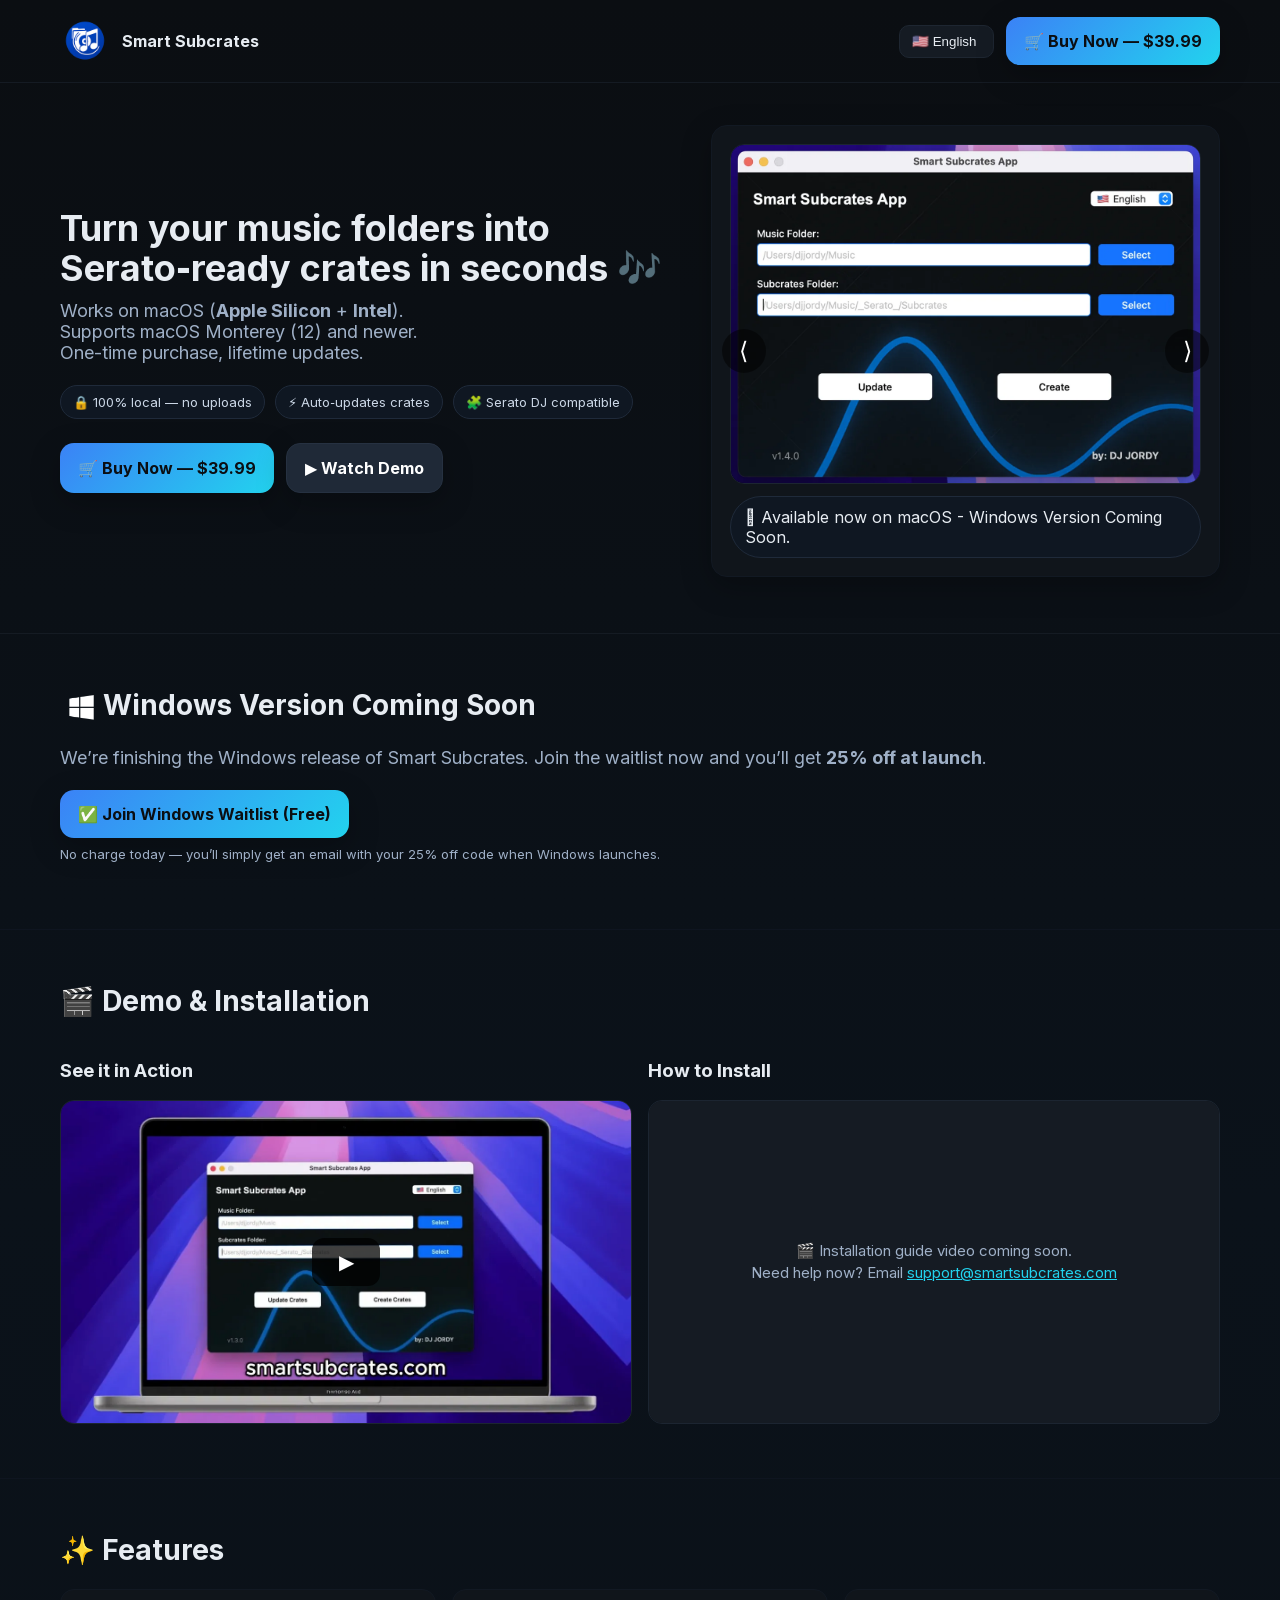
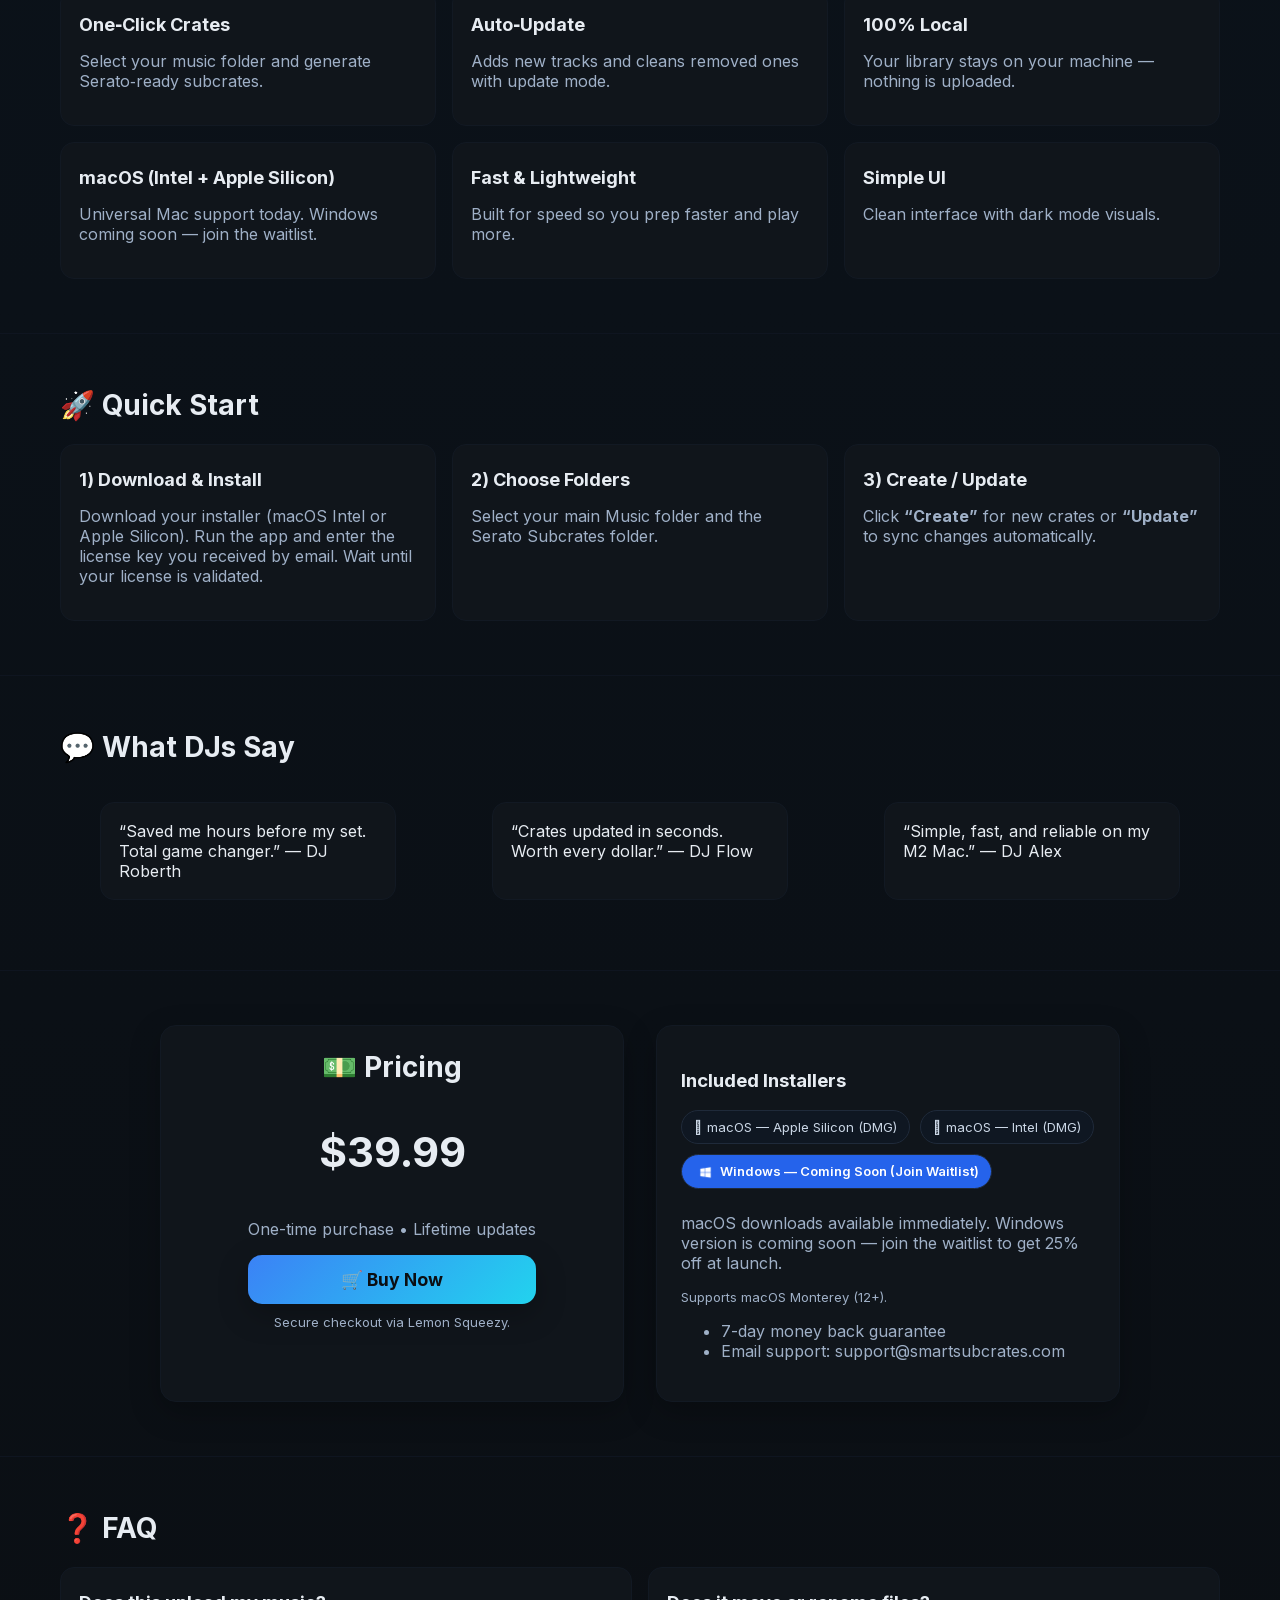
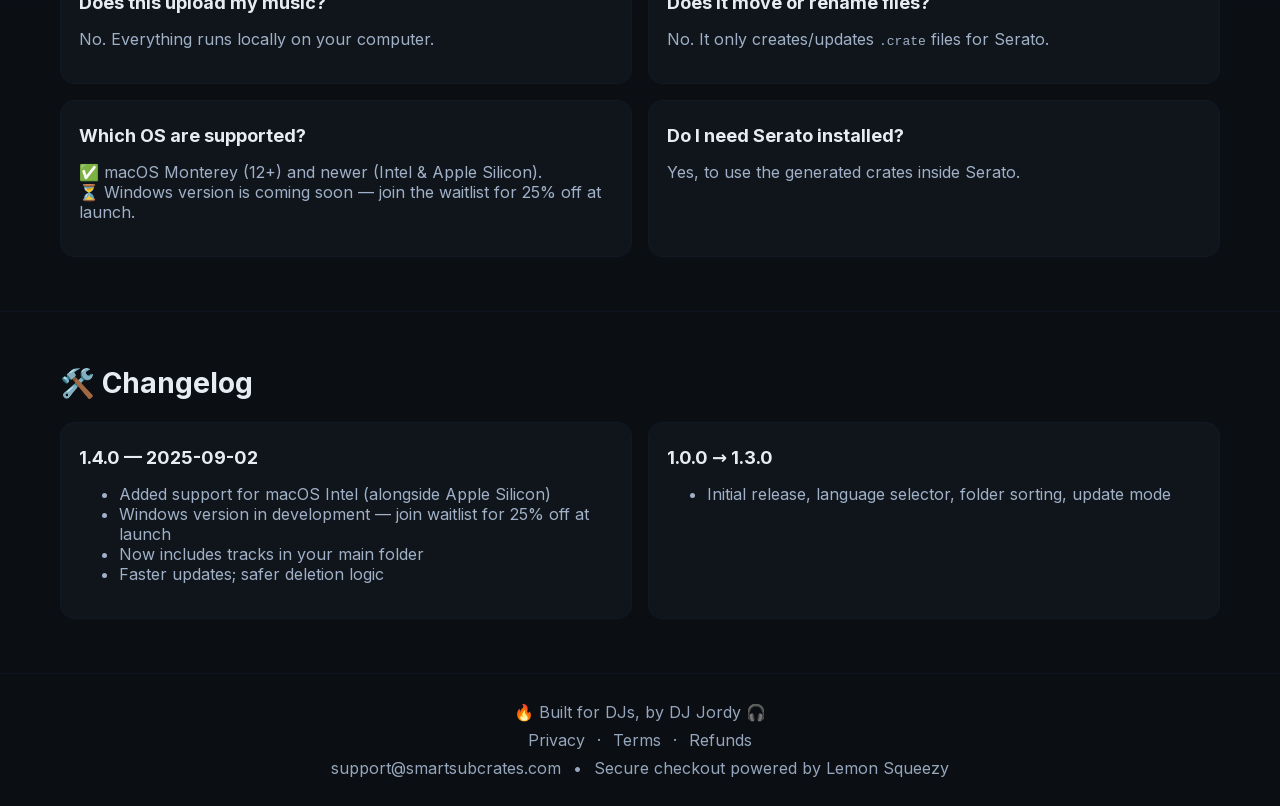
<file: index.html>
<!DOCTYPE html>
<html lang="en">
<head>
  <meta charset="UTF-8" />
  <meta name="viewport" content="width=device-width, initial-scale=1" />
  <title>Smart Subcrates — Auto-Create Serato Crates from Your Folders</title>
  <meta name="description" content="Turn your music folders into Serato-ready crates in seconds. For macOS 12+ (Apple Silicon + Intel). One-time purchase, lifetime updates." />
  <link rel="preload" href="/assets/fonts/inter-latin.woff2" as="font" type="font/woff2" crossorigin>
  <link rel="icon" href="/assets/app_icon_256.png" />
  <link rel="apple-touch-icon" href="/assets/app_icon_256.png" />
  <link rel="stylesheet" href="/style.css?v=10" />
  <link rel="canonical" href="https://www.smartsubcrates.com/" />
  <link rel="alternate" hreflang="en" href="https://www.smartsubcrates.com/" />
  <link rel="alternate" hreflang="es" href="https://www.smartsubcrates.com/es/" />
  <link rel="alternate" hreflang="x-default" href="https://www.smartsubcrates.com/" />
  <meta property="og:title" content="Smart Subcrates — Auto-Create Serato Crates from Your Folders" />
  <meta property="og:description" content="Create Serato crates from your folders with one click. For macOS 12+." />
  <meta property="og:image" content="https://www.smartsubcrates.com/assets/og-image.jpg" />
  <meta property="og:image:width" content="1200" />
  <meta property="og:image:height" content="630" />
  <meta property="og:image:alt" content="Smart Subcrates — turn your music folders into Serato-ready crates in seconds" />
  <meta property="og:url" content="https://www.smartsubcrates.com/" />
  <meta property="og:site_name" content="Smart Subcrates" />
  <meta property="og:type" content="website" />
  <meta property="og:locale" content="en_US" />
  <meta property="og:locale:alternate" content="es_ES" />
  <meta name="twitter:card" content="summary_large_image" />
  <meta name="twitter:title" content="Smart Subcrates — Auto-Create Serato Crates from Your Folders" />
  <meta name="twitter:description" content="Create Serato crates from your folders with one click. For macOS 12+." />
  <meta name="twitter:image" content="https://www.smartsubcrates.com/assets/og-image.jpg" />
  <!-- Google tag (gtag.js) -->
  <script async src="https://www.googletagmanager.com/gtag/js?id=G-19CRBSC4E8"></script>
  <script>
    window.dataLayer = window.dataLayer || [];
    function gtag(){dataLayer.push(arguments);}
    gtag('js', new Date());
    gtag('config', 'G-19CRBSC4E8');
  </script>
  <script defer src="/script.js?v=10"></script>
  <script src="https://assets.lemonsqueezy.com/lemon.js" defer></script>

  <script type="application/ld+json">
{
  "@context": "https://schema.org",
  "@type": "SoftwareApplication",
  "name": "Smart Subcrates",
  "applicationCategory": "MultimediaApplication",
  "applicationSubCategory": "DJ Software",
  "operatingSystem": "macOS 12 Monterey or later",
  "softwareVersion": "1.4.0",
  "url": "https://www.smartsubcrates.com/",
  "image": "https://www.smartsubcrates.com/assets/og-image.jpg",
  "description": "Smart Subcrates turns your music folders into Serato-ready crates in seconds. It creates and updates .crate files for Serato DJ without moving, renaming or uploading any of your music.",
  "author": {
    "@type": "Person",
    "name": "Jorge Calle"
  },
  "offers": {
    "@type": "Offer",
    "price": "39.99",
    "priceCurrency": "USD",
    "availability": "https://schema.org/InStock",
    "url": "https://www.smartsubcrates.com/"
  },
  "featureList": [
    "Create Serato subcrates from a folder tree",
    "Update crates as tracks are added or removed",
    "Runs entirely offline \u2014 no uploads",
    "Apple Silicon and Intel support"
  ]
}
  </script>
  <script type="application/ld+json">
{
  "@context": "https://schema.org",
  "@type": "FAQPage",
  "mainEntity": [
    {
      "@type": "Question",
      "name": "Does this upload my music?",
      "acceptedAnswer": {
        "@type": "Answer",
        "text": "No. Everything runs locally on your computer."
      }
    },
    {
      "@type": "Question",
      "name": "Does it move or rename files?",
      "acceptedAnswer": {
        "@type": "Answer",
        "text": "No. It only creates and updates .crate files for Serato."
      }
    },
    {
      "@type": "Question",
      "name": "Which operating systems are supported?",
      "acceptedAnswer": {
        "@type": "Answer",
        "text": "macOS 12 Monterey and newer, on both Intel and Apple Silicon Macs. A Windows version is coming soon."
      }
    },
    {
      "@type": "Question",
      "name": "Do I need Serato installed?",
      "acceptedAnswer": {
        "@type": "Answer",
        "text": "Yes, you need Serato DJ installed to use the generated crates."
      }
    }
  ]
}
  </script>
</head>
<body>
  <header class="hero">
    <div class="container inner">
      <div style="display:flex;gap:12px;align-items:center">
        <img src="/assets/app_icon_256.png" alt="Smart Subcrates icon" width="50" height="50" style="border-radius:8px"/>
        <strong>Smart Subcrates</strong>
      </div>
      <nav>
        <select id="language-dropdown" class="lang" aria-label="Language" onchange="switchLanguage(this.value)">
          <option value="en">🇺🇸 English</option>
          <option value="es">🇪🇨 Español</option>
        </select>
        <a data-store href="https://store.smartsubcrates.com/buy/6cca9f2a-0b97-4b3b-bf1f-de6168853923?embed=1" class="lemonsqueezy-button btn top-cta" data-lang="en">🛒 Buy Now — $39.99</a>
        <a data-store href="https://store.smartsubcrates.com/buy/6cca9f2a-0b97-4b3b-bf1f-de6168853923?embed=1" class="lemonsqueezy-button btn top-cta" data-lang="es" style="display:none">🛒 Comprar — $39.99</a>
      </nav>
    </div>

    <div class="hero-slab">
      <div class="container hero-grid">
        <div>
          <h1 class="title" data-lang="en">Turn your music folders into Serato‑ready crates in seconds 🎶</h1>
          <h1 class="title" data-lang="es" style="display:none">Convierte tus carpetas de música en subcrates para Serato en segundos 🎶</h1>
          
          <p class="subtitle" data-lang="en">
            Works on macOS (<b>Apple Silicon</b> + <b>Intel</b>).<br>
            Supports macOS Monterey (12) and newer.<br>
            One-time purchase, lifetime updates.
          </p>

          <p class="subtitle" data-lang="es" style="display:none">
            Funciona en macOS (<b>Apple Silicon</b> + <b>Intel</b>).<br>
            Compatible con macOS Monterey (12) y posteriores.<br>
            Pago único, actualizaciones de por vida.
          </p>
          <div class="badge-list">
            <span class="badge" data-lang="en">🔒 100% local — no uploads</span><span class="badge" data-lang="es" style="display:none">🔒 100% local — nada se sube</span>
            <span class="badge" data-lang="en">⚡ Auto‑updates crates</span><span class="badge" data-lang="es" style="display:none">⚡ Actualiza los subcrates</span>
            <span class="badge" data-lang="en">🧩 Serato DJ compatible</span><span class="badge" data-lang="es" style="display:none">🧩 Compatible con Serato DJ</span>
          </div>

          <div class="cta-group">
            <a data-store href="https://store.smartsubcrates.com/buy/6cca9f2a-0b97-4b3b-bf1f-de6168853923?embed=1" class="lemonsqueezy-button btn" data-lang="en">🛒 Buy Now — $39.99</a>
            <a data-store href="https://store.smartsubcrates.com/buy/6cca9f2a-0b97-4b3b-bf1f-de6168853923?embed=1" class="lemonsqueezy-button btn" data-lang="es" style="display:none">🛒 Comprar — $39.99</a>
            <a href="#demo" class="btn secondary" data-lang="en">▶ Watch Demo</a>
            <a href="#demo" class="btn secondary" data-lang="es" style="display:none">▶ Ver Demo</a>
          </div>
        </div>
        <div class="card carousel">
          <div class="carousel-wrapper">
            <img class="screenshot active" src="/assets/screenshot1.webp" alt="Smart Subcrates main window with fields for the Music folder and the Serato Subcrates folder" width="1200" height="862" fetchpriority="high" />
            <img class="screenshot" src="/assets/screenshot2.webp" alt="Smart Subcrates with a DJ music folder selected, ready to build crates" width="1200" height="862" />
            <img class="screenshot" src="/assets/screenshot3.webp" alt="Smart Subcrates asking for confirmation before creating crates" width="1200" height="858" />
            <img class="screenshot" src="/assets/screenshot4.webp" alt="Smart Subcrates in Spanish reporting 98 folders processed and 2,989 new tracks added" width="1200" height="862" />
            <img class="screenshot" src="/assets/screenshot5.webp" alt="Serato DJ showing the generated subcrates for Bachata, Dancehall and Dembow with their tracks" width="1200" height="708" />
          </div>

          <div class="carousel-controls">
            <button class="prev" aria-label="Previous">⟨</button>
            <button class="next" aria-label="Next">⟩</button>
          </div>

          <div class="pill" style="margin-top:12px" data-lang="en">
             Available now on macOS - Windows Version Coming Soon.</div>

          <div class="pill" style="margin-top:12px;display:none" data-lang="es">
             Disponible ahora en macOS - Windows muy pronto.
          </div>
        </div>
      </div>
    </div>
  </header>

  <main>
    <section id="windows-waitlist" class="waitlist">
      <div class="container">
        <h2 data-lang="en"> <img src="/assets/windows_128.png" alt="Windows logo" width="35" height="35" style="vertical-align:middle; margin:0 4px"/>Windows Version Coming Soon</h2>
        <h2 data-lang="es" style="display:none"><img src="/assets/windows_128.png" alt="Windows logo" width="35" height="35" style="vertical-align:middle; margin:0 4px"/>Versión para Windows — Próximamente</h2>

        <p class="subtitle" data-lang="en">
          We’re finishing the Windows release of Smart Subcrates.  
          Join the waitlist now and you’ll get <b>25% off at launch</b>.
        </p>
        <p class="subtitle" data-lang="es" style="display:none">
          Estamos terminando la versión de Windows de Smart Subcrates.  
          Únete a la lista de espera ahora y obtendrás <b>25% de descuento en el lanzamiento</b>.
        </p>

        <div class="cta-group" style="margin-top:20px">
          <a href="https://store.smartsubcrates.com/buy/42a75177-32bc-4c86-8e3d-1794f6fee28e?embed=1" class="lemonsqueezy-button btn">
            <span data-lang="en">✅ Join Windows Waitlist (Free)</span>
            <span data-lang="es" style="display:none">✅ Unirme a la Lista de Windows (Gratis)</span>
          </a>
        </div>

        <p class="small muted" style="margin-top:8px" data-lang="en">
          No charge today — you’ll simply get an email with your 25% off code when Windows launches.
        </p>
        <p class="small muted" style="margin-top:8px;display:none" data-lang="es">
          No se te cobrará hoy — solo recibirás un correo con tu código de 25% de descuento cuando Windows se lance.
        </p>
      </div>
    </section>
    <section id="demo">
      <div class="container">
        <h2 data-lang="en">🎬 Demo & Installation</h2>
        <h2 data-lang="es" style="display:none">🎬 Demostración e Instalación</h2>

        <div class="grid cols-2 demo-install">
          <!-- Demo Video -->
          <div>
            <h3 data-lang="en">See it in Action</h3>
            <h3 data-lang="es" style="display:none">Véelo en Acción</h3>
            <div class="video-wrapper">
              <button class="video-facade" data-yt="QGoq0EtGMAw"
                      data-title="Smart Subcrates demo video"
                      aria-label="Play the Smart Subcrates demo video">
                <img src="/assets/demo-thumb.webp" width="1280" height="720"
                     alt="Smart Subcrates running on a MacBook, showing the Music and Subcrates folder pickers" />
                <span class="play" aria-hidden="true">&#9654;</span>
              </button>
            </div>
          </div>

          <!-- Installation Video -->
          <div>
            <h3 data-lang="en">How to Install</h3>
            <h3 data-lang="es" style="display:none">Cómo Instalar</h3>
            <div class="video-wrapper">
              <div class="video-placeholder">
                <span data-lang="en">&#127916; Installation guide video coming soon.<br>
                  Need help now? Email <a href="mailto:support@smartsubcrates.com">support@smartsubcrates.com</a></span>
                <span data-lang="es" style="display:none">&#127916; El video de la gu&iacute;a de instalaci&oacute;n estar&aacute; disponible pronto.<br>
                  &iquest;Necesitas ayuda ahora? Escribe a <a href="mailto:support@smartsubcrates.com">support@smartsubcrates.com</a></span>
              </div>
            </div>
          </div>
        </div>
      </div>
    </section>

    <section>
      <div class="container">
        <h2 data-lang="en">✨ Features</h2>
        <h2 data-lang="es" style="display:none">✨ Funciones</h2>
        <div class="grid cols-3">
          <div class="feature"><h3 data-lang="en">One‑Click Crates</h3><h3 data-lang="es" style="display:none">Subcrates en Un Clic</h3><p class="muted" data-lang="en">Select your music folder and generate Serato‑ready subcrates.</p><p class="muted" data-lang="es" style="display:none">Selecciona tu carpeta de música y genera subcrates listos para Serato.</p></div>
          <div class="feature"><h3 data-lang="en">Auto‑Update</h3><h3 data-lang="es" style="display:none">Actualización Automática</h3><p class="muted" data-lang="en">Adds new tracks and cleans removed ones with update mode.</p><p class="muted" data-lang="es" style="display:none">Agrega canciones nuevas y limpia las eliminadas con el modo actualización.</p></div>
          <div class="feature"><h3 data-lang="en">100% Local</h3><h3 data-lang="es" style="display:none">100% Local</h3><p class="muted" data-lang="en">Your library stays on your machine — nothing is uploaded.</p><p class="muted" data-lang="es" style="display:none">Tu música se queda en tu equipo — nada se sube a internet.</p></div>
          <div class="feature"><h3 data-lang="en">macOS (Intel + Apple Silicon)</h3><h3 data-lang="es" style="display:none">macOS (Intel + Apple Silicon)</h3>
            <p class="muted" data-lang="en">Universal Mac support today. Windows coming soon — join the waitlist.</p>
            <p class="muted" data-lang="es" style="display:none">Compatibilidad Mac hoy. Windows muy pronto — únete a la lista.</p>
          </div>          <div class="feature"><h3 data-lang="en">Fast & Lightweight</h3><h3 data-lang="es" style="display:none">Rápido y Ligero</h3><p class="muted" data-lang="en">Built for speed so you prep faster and play more.</p><p class="muted" data-lang="es" style="display:none">Hecho para velocidad: prepara más rápido y toca más.</p></div>
          <div class="feature"><h3 data-lang="en">Simple UI</h3><h3 data-lang="es" style="display:none">Interfaz Simple</h3><p class="muted" data-lang="en">Clean interface with dark mode visuals.</p><p class="muted" data-lang="es" style="display:none">Interfaz limpia con visuales estilo modo oscuro.</p></div>
        </div>
      </div>
    </section>

    <section>
      <div class="container">
        <h2 data-lang="en">🚀 Quick Start</h2>
        <h2 data-lang="es" style="display:none">🚀 Guía Rápida</h2>

        <div class="grid cols-3">

          <!-- Step 1 -->
          <div class="feature">
            <h3 data-lang="en">1) Download & Install</h3>
            <h3 data-lang="es" style="display:none">1) Descarga e Instala</h3>
            <p class="muted" data-lang="en">
              Download your installer (macOS Intel or Apple Silicon).  
              Run the app and enter the license key you received by email.  
              Wait until your license is validated.
            </p>
            <p class="muted" data-lang="es" style="display:none">
              Descarga tu instalador (macOS Intel o Apple Silicon).  
              Ejecuta la aplicación e ingresa la licencia que recibiste por correo.  
              Espera hasta que tu licencia sea validada.
            </p>
          </div>

          <!-- Step 2 -->
          <div class="feature">
            <h3 data-lang="en">2) Choose Folders</h3>
            <h3 data-lang="es" style="display:none">2) Elige las Carpetas</h3>
            <p class="muted" data-lang="en">
              Select your main Music folder and the Serato Subcrates folder.
            </p>
            <p class="muted" data-lang="es" style="display:none">
              Selecciona tu carpeta principal de Música y la carpeta de Subcrates de Serato.
            </p>
          </div>

          <!-- Step 3 -->
          <div class="feature">
            <h3 data-lang="en">3) Create / Update</h3>
            <h3 data-lang="es" style="display:none">3) Crea / Actualiza</h3>
            <p class="muted" data-lang="en">
              Click <b>“Create”</b> for new crates or <b>“Update”</b> to sync changes automatically.
            </p>
            <p class="muted" data-lang="es" style="display:none">
              Haz clic en <b>“Create”</b> para nuevos subcrates o en <b>“Update”</b> para sincronizar los cambios automáticamente.
            </p>
          </div>

        </div>
      </div>
    </section>

    <section>
      <div class="container">
        <h2 data-lang="en">💬 What DJs Say</h2>
        <h2 data-lang="es" style="display:none">💬 Lo que dicen los DJs</h2>
        <div class="grid cols-3">
          <blockquote class="testi"><p>“Saved me hours before my set. Total game changer.” — DJ Roberth</p></blockquote>
          <blockquote class="testi"><p>“Crates updated in seconds. Worth every dollar.” — DJ Flow</p></blockquote>
          <blockquote class="testi"><p>“Simple, fast, and reliable on my M2 Mac.” — DJ Alex</p></blockquote>
        </div>
      </div>
    </section>

    <section class="pricing">
      <div class="container">
        <div class="grid cols-2">
          <!-- Left card -->
          <div class="card">
            <div class="card-body">
              <h2 data-lang="en">💵 Pricing</h2>
              <h2 data-lang="es" style="display:none">💵 Precio</h2>
              <p class="price-tag">$39.99</p>
              <p class="muted" data-lang="en">One-time purchase • Lifetime updates</p>
              <p class="muted" data-lang="es" style="display:none">Pago único • Actualizaciones de por vida</p>
              <div class="cta-group" style="margin-top:10px">
                <a data-store href="https://store.smartsubcrates.com/buy/6cca9f2a-0b97-4b3b-bf1f-de6168853923?embed=1" class="lemonsqueezy-button btn" data-lang="en">🛒 Buy Now</a>
                <a data-store href="https://store.smartsubcrates.com/buy/6cca9f2a-0b97-4b3b-bf1f-de6168853923?embed=1" class="lemonsqueezy-button btn" data-lang="es" style="display:none">🛒 Comprar</a>
              </div>
              <p class="small" style="margin-top:10px" data-lang="en">Secure checkout via Lemon Squeezy.</p>
              <p class="small" style="margin-top:10px;display:none" data-lang="es">Pago seguro con Lemon Squeezy.</p>
            </div>
          </div>

          <!-- Right card -->
          <div class="card">
            <div class="card-body">
              <h3 data-lang="en">Included Installers</h3>
              <h3 data-lang="es" style="display:none">Instaladores Incluidos</h3>

              <div class="badge-list">
                <span class="badge"> macOS — Apple Silicon (DMG)</span>
                <span class="badge"> macOS — Intel (DMG)</span>
                <a href="#windows-waitlist" class="badge highlight">
                  <img src="/assets/windows_128.png" alt="Windows logo" width="15" height="15" style="vertical-align:middle; margin:0 4px"/>
                  Windows — Coming Soon (Join Waitlist)
                </a>
              </div>
              

              <p class="muted" data-lang="en">
                macOS downloads available immediately.  
                Windows version is coming soon — <a href="#windows-waitlist">join the waitlist</a> to get 25% off at launch.
              </p>
              <p class="muted" data-lang="es" style="display:none">
                Descargas para macOS disponibles de inmediato.  
                La versión de Windows llegará pronto — <a href="#windows-waitlist">únete a la lista</a> para obtener 25% de descuento en el lanzamiento.
              </p>
              <p class="small muted" data-lang="en">Supports macOS Monterey (12+).</p>
              <p class="small muted" data-lang="es" style="display:none">Compatible con macOS Monterey (12+).</p>

              <ul class="muted">
                <li data-lang="en">7-day money back guarantee</li>
                <li data-lang="es" style="display:none">Garantía de devolución de 7 días</li>
                <li data-lang="en">
                  Email support: <a href="mailto:support@smartsubcrates.com">support@smartsubcrates.com</a>
                </li>
                <li data-lang="es" style="display:none">
                  Soporte por correo: <a href="mailto:support@smartsubcrates.com">support@smartsubcrates.com</a>
                </li>
              </ul>
            </div>
          </div>
        </div>
      </div>
    </section>

    <section>
      <div class="container">
        <h2 data-lang="en">❓ FAQ</h2>
        <h2 data-lang="es" style="display:none">❓ Preguntas Frecuentes</h2>
        <div class="grid cols-2">
          <div class="feature">
            <h3 data-lang="en">Does this upload my music?</h3>
            <h3 data-lang="es" style="display:none">¿Sube mi música a internet?</h3>
            <p class="muted" data-lang="en">No. Everything runs locally on your computer.</p>
            <p class="muted" data-lang="es" style="display:none">No. Todo corre localmente en tu computador.</p>
          </div>
          <div class="feature">
            <h3 data-lang="en">Does it move or rename files?</h3>
            <h3 data-lang="es" style="display:none">¿Mueve o renombra archivos?</h3>
            <p class="muted" data-lang="en">No. It only creates/updates <code>.crate</code> files for Serato.</p>
            <p class="muted" data-lang="es" style="display:none">No. Solo crea/actualiza archivos <code>.crate</code> para Serato.</p>
          </div>
          <div class="feature">
            <h3 data-lang="en">Which OS are supported?</h3>
            <h3 data-lang="es" style="display:none">¿Qué sistemas soporta?</h3>

            <p class="muted" data-lang="en">
              ✅ macOS Monterey (12+) and newer (Intel & Apple Silicon). <br>
              ⏳ Windows version is coming soon — <a href="#windows-waitlist">join the waitlist</a> for 25% off at launch.
            </p>

            <p class="muted" data-lang="es" style="display:none">
              ✅ macOS Monterey (12+) y versiones posteriores (Intel y Apple Silicon). <br>
              ⏳ La versión para Windows llegará pronto — <a href="#windows-waitlist">únete a la lista</a> para obtener 25% de descuento en el lanzamiento.
            </p>
          </div>
          <div class="feature">
            <h3 data-lang="en">Do I need Serato installed?</h3>
            <h3 data-lang="es" style="display:none">¿Necesito tener Serato instalado?</h3>
            <p class="muted" data-lang="en">Yes, to use the generated crates inside Serato.</p>
            <p class="muted" data-lang="es" style="display:none">Sí, para usar los subcrates dentro de Serato.</p>
          </div>
        </div>
      </div>
    </section>

    <section>
      <div class="container">
        <h2 data-lang="en">🛠️ Changelog</h2>
        <h2 data-lang="es" style="display:none">🛠️ Historial de Cambios</h2>
        <div class="grid cols-2">
          <div class="feature">
            <h3>1.4.0 — 2025-09-02</h3>
            <ul class="muted">
              <li data-lang="en">Added support for macOS Intel (alongside Apple Silicon)</li>
              <li data-lang="es" style="display:none">Se agregó soporte para macOS Intel (además de Apple Silicon)</li>

              <li data-lang="en">Windows version in development — <a href="#windows-waitlist">join waitlist</a> for 25% off at launch</li>
              <li data-lang="es" style="display:none">Versión para Windows en desarrollo — <a href="#windows-waitlist">únete a la lista</a> para 25% de descuento en el lanzamiento</li>

              <li data-lang="en">Now includes tracks in your main folder</li>
              <li data-lang="es" style="display:none">Ahora incluye canciones en la carpeta principal</li>

              <li data-lang="en">Faster updates; safer deletion logic</li>
              <li data-lang="es" style="display:none">Actualizaciones más rápidas; lógica de eliminación más segura</li>
            </ul>
          </div>
          <div class="feature">
            <h3>1.0.0 → 1.3.0</h3>
            <ul class="muted">
              <li data-lang="en">Initial release, language selector, folder sorting, update mode</li>
              <li data-lang="es" style="display:none">Lanzamiento inicial, selector de idioma, ordenamiento de carpetas, modo actualización</li>
            </ul>
          </div>
        </div>
      </div>
    </section>
  </main>

  <footer>
    <div class="container">
      <div>🔥 Built for DJs, by DJ Jordy 🎧</div>
      <div class="foot-row">
        <a href="/privacy.html"><span data-lang="en">Privacy</span><span data-lang="es" style="display:none">Privacidad</span></a>
        <span>&middot;</span>
        <a href="/terms.html"><span data-lang="en">Terms</span><span data-lang="es" style="display:none">T&eacute;rminos</span></a>
        <span>&middot;</span>
        <a href="/refund.html"><span data-lang="en">Refunds</span><span data-lang="es" style="display:none">Reembolsos</span></a>
      </div>
      <div class="foot-row">
        <a href="mailto:support@smartsubcrates.com">support@smartsubcrates.com</a>
        <span>•</span>
        <span data-lang="en">Secure checkout powered by Lemon Squeezy</span>
        <span data-lang="es" style="display:none">Pago seguro con Lemon Squeezy</span>
      </div>
    </div>
  </footer>
</body>
</html>
</file>
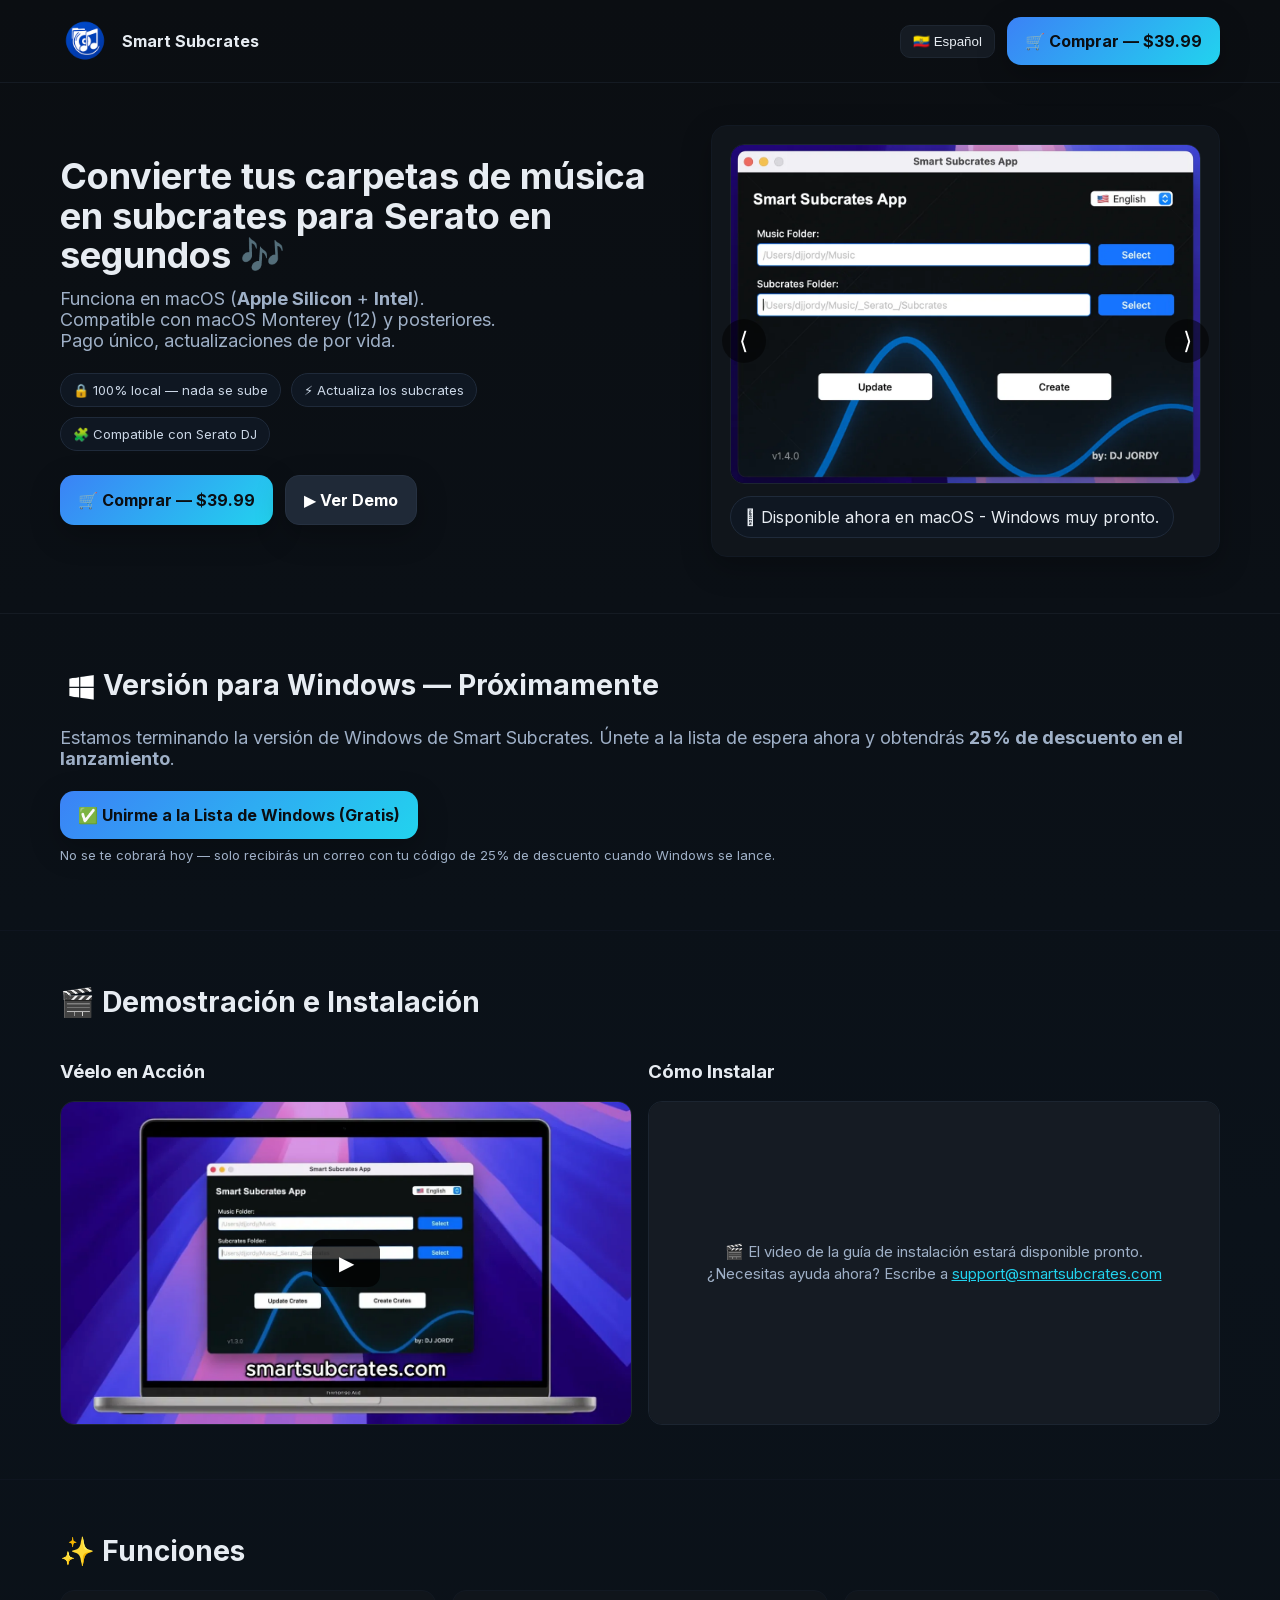
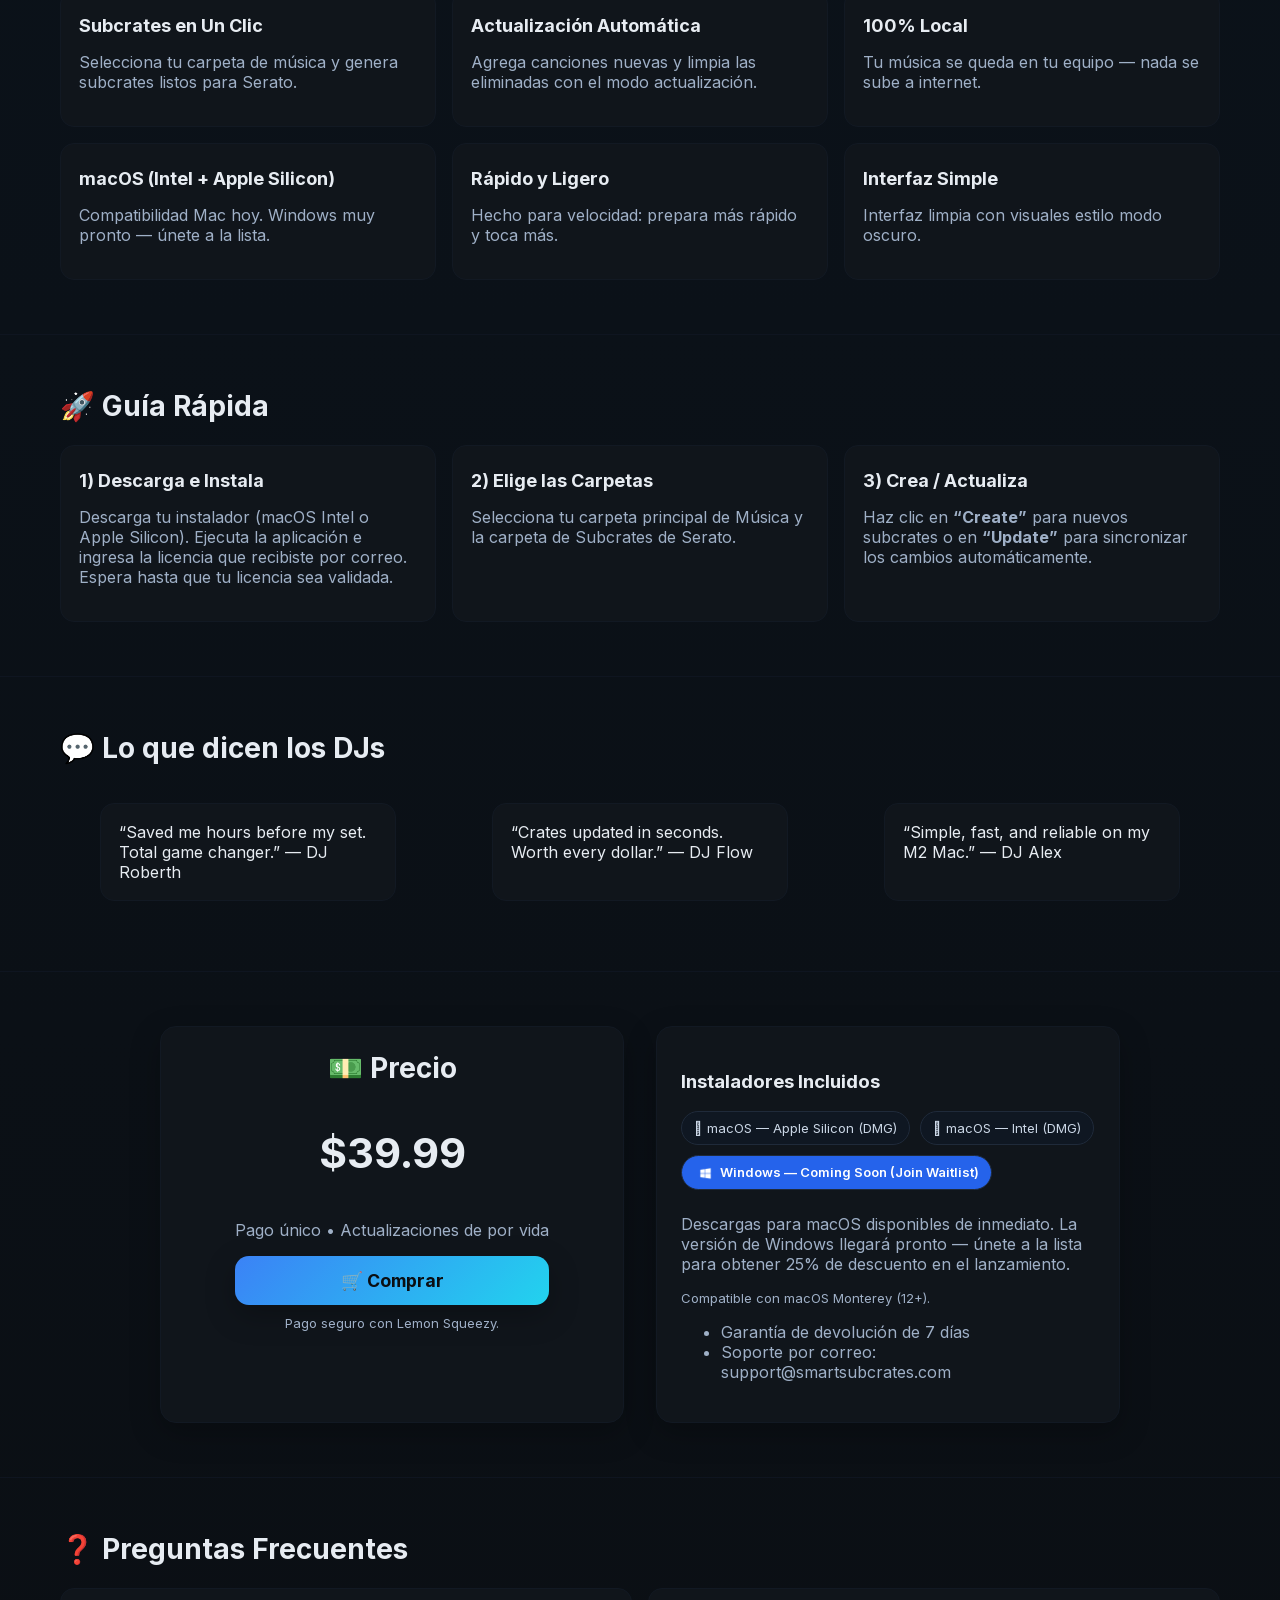
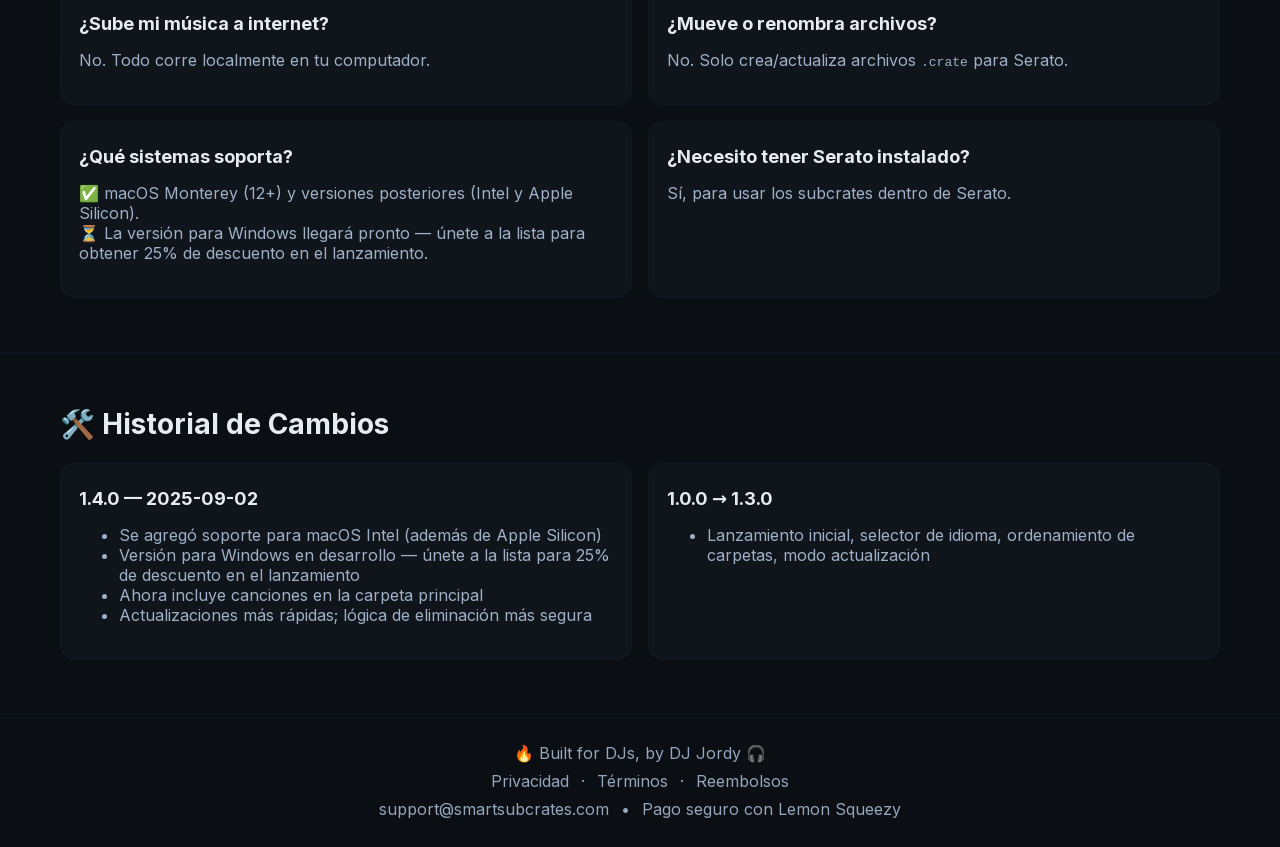
<file: es/index.html>
<!-- GENERATED from index.html by tools/build-es.py — do not edit. Edit index.html and re-run the script. -->
<!DOCTYPE html>
<html lang="es">
<head>
  <meta charset="UTF-8" />
  <meta name="viewport" content="width=device-width, initial-scale=1" />
  <title>Smart Subcrates — Crea Subcrates de Serato desde tus Carpetas</title>
  <meta name="description" content="Convierte tus carpetas de música en subcrates listos para Serato en segundos. Para macOS 12+ (Apple Silicon + Intel). Pago único, actualizaciones de por vida." />
  <link rel="preload" href="/assets/fonts/inter-latin.woff2" as="font" type="font/woff2" crossorigin>
  <link rel="icon" href="/assets/app_icon_256.png" />
  <link rel="apple-touch-icon" href="/assets/app_icon_256.png" />
  <link rel="stylesheet" href="/style.css?v=10" />
  <link rel="canonical" href="https://www.smartsubcrates.com/es/" />
  <link rel="alternate" hreflang="en" href="https://www.smartsubcrates.com/" />
  <link rel="alternate" hreflang="es" href="https://www.smartsubcrates.com/es/" />
  <link rel="alternate" hreflang="x-default" href="https://www.smartsubcrates.com/" />
  <meta property="og:title" content="Smart Subcrates — Crea Subcrates de Serato desde tus Carpetas" />
  <meta property="og:description" content="Crea subcrates de Serato desde tus carpetas con un clic. Para macOS 12+." />
  <meta property="og:image" content="https://www.smartsubcrates.com/assets/og-image.jpg" />
  <meta property="og:image:width" content="1200" />
  <meta property="og:image:height" content="630" />
  <meta property="og:image:alt" content="Smart Subcrates — turn your music folders into Serato-ready crates in seconds" />
  <meta property="og:url" content="https://www.smartsubcrates.com/es/" />
  <meta property="og:site_name" content="Smart Subcrates" />
  <meta property="og:type" content="website" />
  <meta property="og:locale" content="es_ES" />
  <meta property="og:locale:alternate" content="en_US" />
  <meta name="twitter:card" content="summary_large_image" />
  <meta name="twitter:title" content="Smart Subcrates — Crea Subcrates de Serato desde tus Carpetas" />
  <meta name="twitter:description" content="Crea subcrates de Serato desde tus carpetas con un clic. Para macOS 12+." />
  <meta name="twitter:image" content="https://www.smartsubcrates.com/assets/og-image.jpg" />
  <!-- Google tag (gtag.js) -->
  <script async src="https://www.googletagmanager.com/gtag/js?id=G-19CRBSC4E8"></script>
  <script>
    window.dataLayer = window.dataLayer || [];
    function gtag(){dataLayer.push(arguments);}
    gtag('js', new Date());
    gtag('config', 'G-19CRBSC4E8');
  </script>
  <script defer src="/script.js?v=10"></script>
  <script src="https://assets.lemonsqueezy.com/lemon.js" defer></script>

  <script type="application/ld+json">
{
  "@context": "https://schema.org",
  "@type": "SoftwareApplication",
  "name": "Smart Subcrates",
  "applicationCategory": "MultimediaApplication",
  "applicationSubCategory": "DJ Software",
  "operatingSystem": "macOS 12 Monterey or later",
  "softwareVersion": "1.4.0",
  "url": "https://www.smartsubcrates.com/",
  "image": "https://www.smartsubcrates.com/assets/og-image.jpg",
  "description": "Smart Subcrates turns your music folders into Serato-ready crates in seconds. It creates and updates .crate files for Serato DJ without moving, renaming or uploading any of your music.",
  "author": {
    "@type": "Person",
    "name": "Jorge Calle"
  },
  "offers": {
    "@type": "Offer",
    "price": "39.99",
    "priceCurrency": "USD",
    "availability": "https://schema.org/InStock",
    "url": "https://www.smartsubcrates.com/"
  },
  "featureList": [
    "Create Serato subcrates from a folder tree",
    "Update crates as tracks are added or removed",
    "Runs entirely offline \u2014 no uploads",
    "Apple Silicon and Intel support"
  ]
}
  </script>
  <script type="application/ld+json">
{
  "@context": "https://schema.org",
  "@type": "FAQPage",
  "mainEntity": [
    {
      "@type": "Question",
      "name": "Does this upload my music?",
      "acceptedAnswer": {
        "@type": "Answer",
        "text": "No. Everything runs locally on your computer."
      }
    },
    {
      "@type": "Question",
      "name": "Does it move or rename files?",
      "acceptedAnswer": {
        "@type": "Answer",
        "text": "No. It only creates and updates .crate files for Serato."
      }
    },
    {
      "@type": "Question",
      "name": "Which operating systems are supported?",
      "acceptedAnswer": {
        "@type": "Answer",
        "text": "macOS 12 Monterey and newer, on both Intel and Apple Silicon Macs. A Windows version is coming soon."
      }
    },
    {
      "@type": "Question",
      "name": "Do I need Serato installed?",
      "acceptedAnswer": {
        "@type": "Answer",
        "text": "Yes, you need Serato DJ installed to use the generated crates."
      }
    }
  ]
}
  </script>
</head>
<body>
  <header class="hero">
    <div class="container inner">
      <div style="display:flex;gap:12px;align-items:center">
        <img src="/assets/app_icon_256.png" alt="Smart Subcrates icon" width="50" height="50" style="border-radius:8px"/>
        <strong>Smart Subcrates</strong>
      </div>
      <nav>
        <select id="language-dropdown" class="lang" aria-label="Language" onchange="if(this.value!=='es')location.href='/'">
          <option value="en">&#127482;&#127480; English</option>
          <option value="es" selected>&#127466;&#127464; Espa&ntilde;ol</option>
        </select>
        
        <a data-store href="https://store.smartsubcrates.com/buy/6cca9f2a-0b97-4b3b-bf1f-de6168853923?embed=1" class="lemonsqueezy-button btn top-cta">🛒 Comprar — $39.99</a>
      </nav>
    </div>

    <div class="hero-slab">
      <div class="container hero-grid">
        <div>
          
          <h1 class="title">Convierte tus carpetas de música en subcrates para Serato en segundos 🎶</h1>
          
          

          <p class="subtitle">
            Funciona en macOS (<b>Apple Silicon</b> + <b>Intel</b>).<br>
            Compatible con macOS Monterey (12) y posteriores.<br>
            Pago único, actualizaciones de por vida.
          </p>
          <div class="badge-list">
            <span class="badge">🔒 100% local — nada se sube</span>
            <span class="badge">⚡ Actualiza los subcrates</span>
            <span class="badge">🧩 Compatible con Serato DJ</span>
          </div>

          <div class="cta-group">
            
            <a data-store href="https://store.smartsubcrates.com/buy/6cca9f2a-0b97-4b3b-bf1f-de6168853923?embed=1" class="lemonsqueezy-button btn">🛒 Comprar — $39.99</a>
            
            <a href="#demo" class="btn secondary">▶ Ver Demo</a>
          </div>
        </div>
        <div class="card carousel">
          <div class="carousel-wrapper">
            <img class="screenshot active" src="/assets/screenshot1.webp" alt="Smart Subcrates main window with fields for the Music folder and the Serato Subcrates folder" width="1200" height="862" fetchpriority="high" />
            <img class="screenshot" src="/assets/screenshot2.webp" alt="Smart Subcrates with a DJ music folder selected, ready to build crates" width="1200" height="862" />
            <img class="screenshot" src="/assets/screenshot3.webp" alt="Smart Subcrates asking for confirmation before creating crates" width="1200" height="858" />
            <img class="screenshot" src="/assets/screenshot4.webp" alt="Smart Subcrates in Spanish reporting 98 folders processed and 2,989 new tracks added" width="1200" height="862" />
            <img class="screenshot" src="/assets/screenshot5.webp" alt="Serato DJ showing the generated subcrates for Bachata, Dancehall and Dembow with their tracks" width="1200" height="708" />
          </div>

          <div class="carousel-controls">
            <button class="prev" aria-label="Previous">⟨</button>
            <button class="next" aria-label="Next">⟩</button>
          </div>

          

          <div class="pill" style="margin-top:12px;">
             Disponible ahora en macOS - Windows muy pronto.
          </div>
        </div>
      </div>
    </div>
  </header>

  <main>
    <section id="windows-waitlist" class="waitlist">
      <div class="container">
        
        <h2><img src="/assets/windows_128.png" alt="Windows logo" width="35" height="35" style="vertical-align:middle; margin:0 4px"/>Versión para Windows — Próximamente</h2>

        
        <p class="subtitle">
          Estamos terminando la versión de Windows de Smart Subcrates.  
          Únete a la lista de espera ahora y obtendrás <b>25% de descuento en el lanzamiento</b>.
        </p>

        <div class="cta-group" style="margin-top:20px">
          <a href="https://store.smartsubcrates.com/buy/42a75177-32bc-4c86-8e3d-1794f6fee28e?embed=1" class="lemonsqueezy-button btn">
            
            <span>✅ Unirme a la Lista de Windows (Gratis)</span>
          </a>
        </div>

        
        <p class="small muted" style="margin-top:8px;">
          No se te cobrará hoy — solo recibirás un correo con tu código de 25% de descuento cuando Windows se lance.
        </p>
      </div>
    </section>
    <section id="demo">
      <div class="container">
        
        <h2>🎬 Demostración e Instalación</h2>

        <div class="grid cols-2 demo-install">
          <!-- Demo Video -->
          <div>
            
            <h3>Véelo en Acción</h3>
            <div class="video-wrapper">
              <button class="video-facade" data-yt="QGoq0EtGMAw"
                      data-title="Smart Subcrates demo video"
                      aria-label="Play the Smart Subcrates demo video">
                <img src="/assets/demo-thumb.webp" width="1280" height="720"
                     alt="Smart Subcrates running on a MacBook, showing the Music and Subcrates folder pickers" />
                <span class="play" aria-hidden="true">&#9654;</span>
              </button>
            </div>
          </div>

          <!-- Installation Video -->
          <div>
            
            <h3>Cómo Instalar</h3>
            <div class="video-wrapper">
              <div class="video-placeholder">
                
                <span>&#127916; El video de la gu&iacute;a de instalaci&oacute;n estar&aacute; disponible pronto.<br>
                  &iquest;Necesitas ayuda ahora? Escribe a <a href="mailto:support@smartsubcrates.com">support@smartsubcrates.com</a></span>
              </div>
            </div>
          </div>
        </div>
      </div>
    </section>

    <section>
      <div class="container">
        
        <h2>✨ Funciones</h2>
        <div class="grid cols-3">
          <div class="feature"><h3>Subcrates en Un Clic</h3><p class="muted">Selecciona tu carpeta de música y genera subcrates listos para Serato.</p></div>
          <div class="feature"><h3>Actualización Automática</h3><p class="muted">Agrega canciones nuevas y limpia las eliminadas con el modo actualización.</p></div>
          <div class="feature"><h3>100% Local</h3><p class="muted">Tu música se queda en tu equipo — nada se sube a internet.</p></div>
          <div class="feature"><h3>macOS (Intel + Apple Silicon)</h3>
            
            <p class="muted">Compatibilidad Mac hoy. Windows muy pronto — únete a la lista.</p>
          </div>          <div class="feature"><h3>Rápido y Ligero</h3><p class="muted">Hecho para velocidad: prepara más rápido y toca más.</p></div>
          <div class="feature"><h3>Interfaz Simple</h3><p class="muted">Interfaz limpia con visuales estilo modo oscuro.</p></div>
        </div>
      </div>
    </section>

    <section>
      <div class="container">
        
        <h2>🚀 Guía Rápida</h2>

        <div class="grid cols-3">

          <!-- Step 1 -->
          <div class="feature">
            
            <h3>1) Descarga e Instala</h3>
            
            <p class="muted">
              Descarga tu instalador (macOS Intel o Apple Silicon).  
              Ejecuta la aplicación e ingresa la licencia que recibiste por correo.  
              Espera hasta que tu licencia sea validada.
            </p>
          </div>

          <!-- Step 2 -->
          <div class="feature">
            
            <h3>2) Elige las Carpetas</h3>
            
            <p class="muted">
              Selecciona tu carpeta principal de Música y la carpeta de Subcrates de Serato.
            </p>
          </div>

          <!-- Step 3 -->
          <div class="feature">
            
            <h3>3) Crea / Actualiza</h3>
            
            <p class="muted">
              Haz clic en <b>“Create”</b> para nuevos subcrates o en <b>“Update”</b> para sincronizar los cambios automáticamente.
            </p>
          </div>

        </div>
      </div>
    </section>

    <section>
      <div class="container">
        
        <h2>💬 Lo que dicen los DJs</h2>
        <div class="grid cols-3">
          <blockquote class="testi"><p>“Saved me hours before my set. Total game changer.” — DJ Roberth</p></blockquote>
          <blockquote class="testi"><p>“Crates updated in seconds. Worth every dollar.” — DJ Flow</p></blockquote>
          <blockquote class="testi"><p>“Simple, fast, and reliable on my M2 Mac.” — DJ Alex</p></blockquote>
        </div>
      </div>
    </section>

    <section class="pricing">
      <div class="container">
        <div class="grid cols-2">
          <!-- Left card -->
          <div class="card">
            <div class="card-body">
              
              <h2>💵 Precio</h2>
              <p class="price-tag">$39.99</p>
              
              <p class="muted">Pago único • Actualizaciones de por vida</p>
              <div class="cta-group" style="margin-top:10px">
                
                <a data-store href="https://store.smartsubcrates.com/buy/6cca9f2a-0b97-4b3b-bf1f-de6168853923?embed=1" class="lemonsqueezy-button btn">🛒 Comprar</a>
              </div>
              
              <p class="small" style="margin-top:10px;">Pago seguro con Lemon Squeezy.</p>
            </div>
          </div>

          <!-- Right card -->
          <div class="card">
            <div class="card-body">
              
              <h3>Instaladores Incluidos</h3>

              <div class="badge-list">
                <span class="badge"> macOS — Apple Silicon (DMG)</span>
                <span class="badge"> macOS — Intel (DMG)</span>
                <a href="#windows-waitlist" class="badge highlight">
                  <img src="/assets/windows_128.png" alt="Windows logo" width="15" height="15" style="vertical-align:middle; margin:0 4px"/>
                  Windows — Coming Soon (Join Waitlist)
                </a>
              </div>
              

              
              <p class="muted">
                Descargas para macOS disponibles de inmediato.  
                La versión de Windows llegará pronto — <a href="#windows-waitlist">únete a la lista</a> para obtener 25% de descuento en el lanzamiento.
              </p>
              
              <p class="small muted">Compatible con macOS Monterey (12+).</p>

              <ul class="muted">
                
                <li>Garantía de devolución de 7 días</li>
                
                <li>
                  Soporte por correo: <a href="mailto:support@smartsubcrates.com">support@smartsubcrates.com</a>
                </li>
              </ul>
            </div>
          </div>
        </div>
      </div>
    </section>

    <section>
      <div class="container">
        
        <h2>❓ Preguntas Frecuentes</h2>
        <div class="grid cols-2">
          <div class="feature">
            
            <h3>¿Sube mi música a internet?</h3>
            
            <p class="muted">No. Todo corre localmente en tu computador.</p>
          </div>
          <div class="feature">
            
            <h3>¿Mueve o renombra archivos?</h3>
            
            <p class="muted">No. Solo crea/actualiza archivos <code>.crate</code> para Serato.</p>
          </div>
          <div class="feature">
            
            <h3>¿Qué sistemas soporta?</h3>

            

            <p class="muted">
              ✅ macOS Monterey (12+) y versiones posteriores (Intel y Apple Silicon). <br>
              ⏳ La versión para Windows llegará pronto — <a href="#windows-waitlist">únete a la lista</a> para obtener 25% de descuento en el lanzamiento.
            </p>
          </div>
          <div class="feature">
            
            <h3>¿Necesito tener Serato instalado?</h3>
            
            <p class="muted">Sí, para usar los subcrates dentro de Serato.</p>
          </div>
        </div>
      </div>
    </section>

    <section>
      <div class="container">
        
        <h2>🛠️ Historial de Cambios</h2>
        <div class="grid cols-2">
          <div class="feature">
            <h3>1.4.0 — 2025-09-02</h3>
            <ul class="muted">
              
              <li>Se agregó soporte para macOS Intel (además de Apple Silicon)</li>

              
              <li>Versión para Windows en desarrollo — <a href="#windows-waitlist">únete a la lista</a> para 25% de descuento en el lanzamiento</li>

              
              <li>Ahora incluye canciones en la carpeta principal</li>

              
              <li>Actualizaciones más rápidas; lógica de eliminación más segura</li>
            </ul>
          </div>
          <div class="feature">
            <h3>1.0.0 → 1.3.0</h3>
            <ul class="muted">
              
              <li>Lanzamiento inicial, selector de idioma, ordenamiento de carpetas, modo actualización</li>
            </ul>
          </div>
        </div>
      </div>
    </section>
  </main>

  <footer>
    <div class="container">
      <div>🔥 Built for DJs, by DJ Jordy 🎧</div>
      <div class="foot-row">
        <a href="/privacy.html"><span>Privacidad</span></a>
        <span>&middot;</span>
        <a href="/terms.html"><span>T&eacute;rminos</span></a>
        <span>&middot;</span>
        <a href="/refund.html"><span>Reembolsos</span></a>
      </div>
      <div class="foot-row">
        <a href="mailto:support@smartsubcrates.com">support@smartsubcrates.com</a>
        <span>•</span>
        
        <span>Pago seguro con Lemon Squeezy</span>
      </div>
    </div>
  </footer>
</body>
</html>
</file>
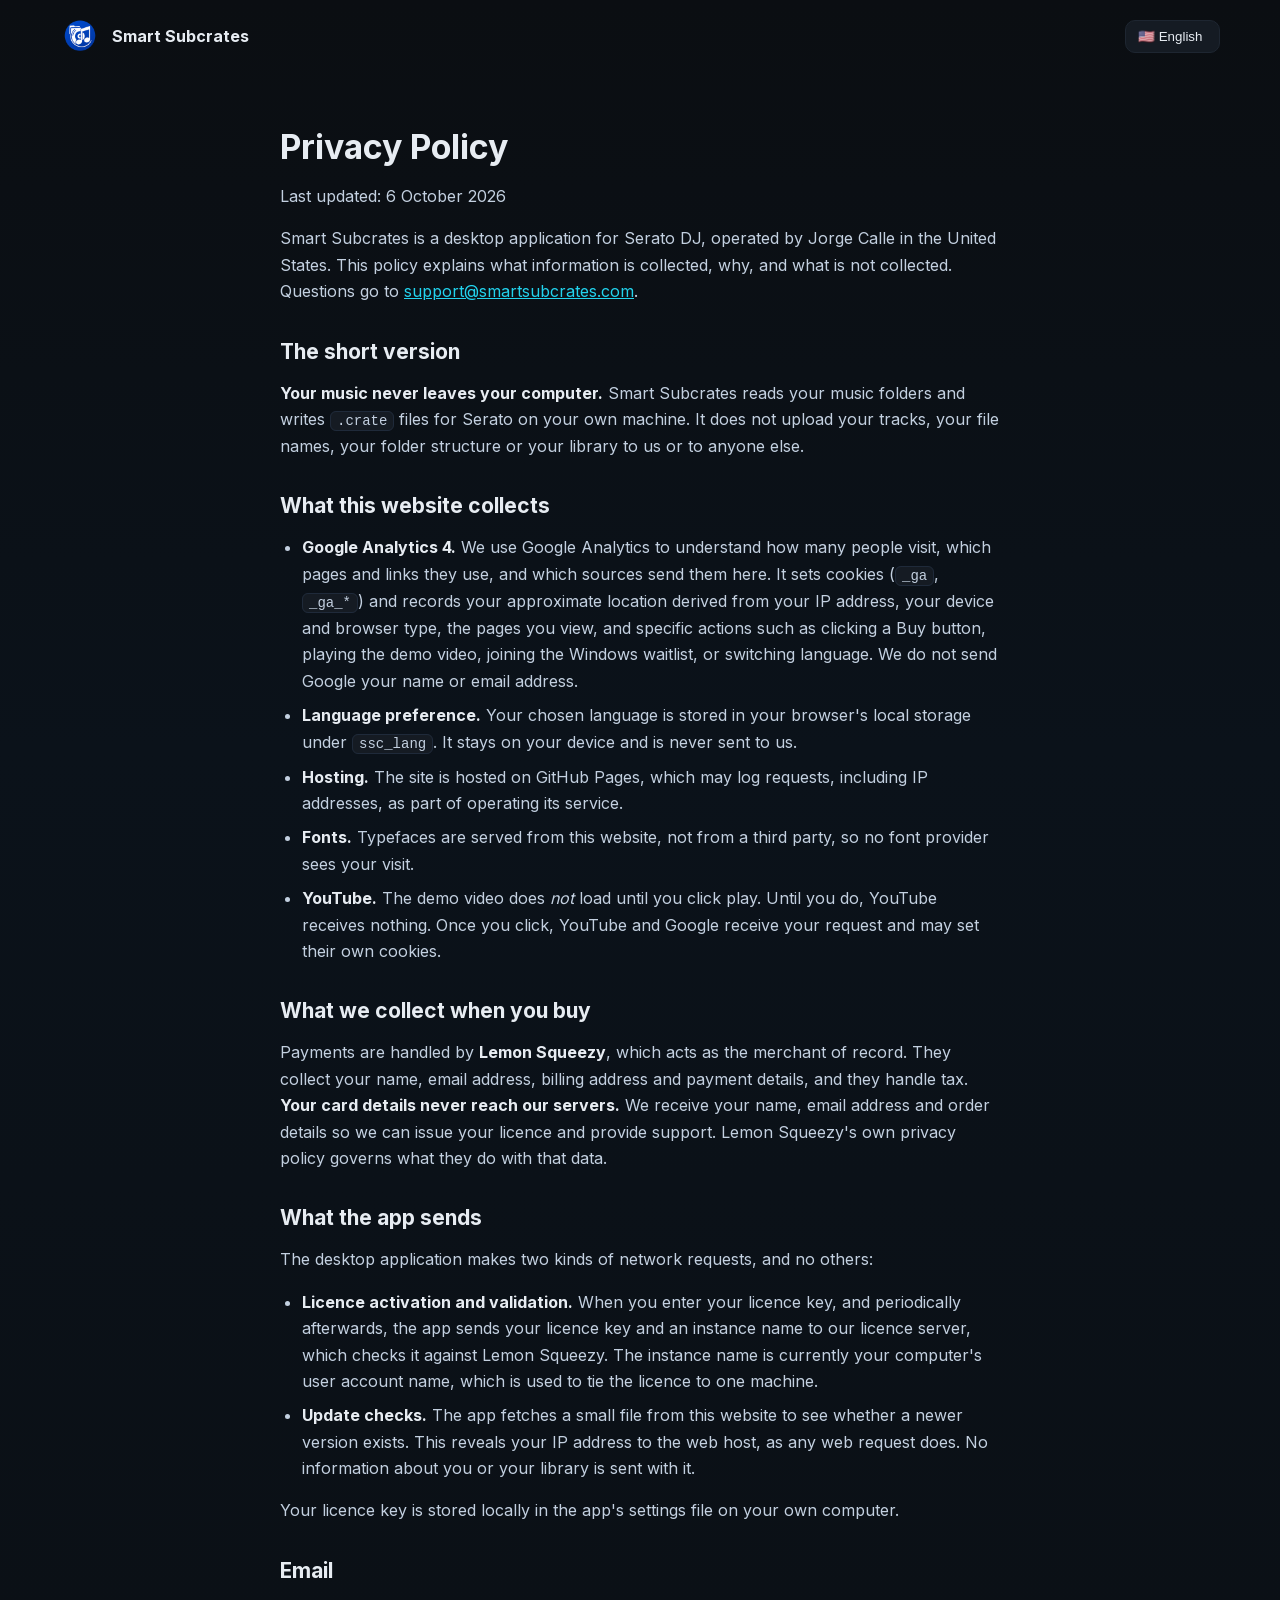
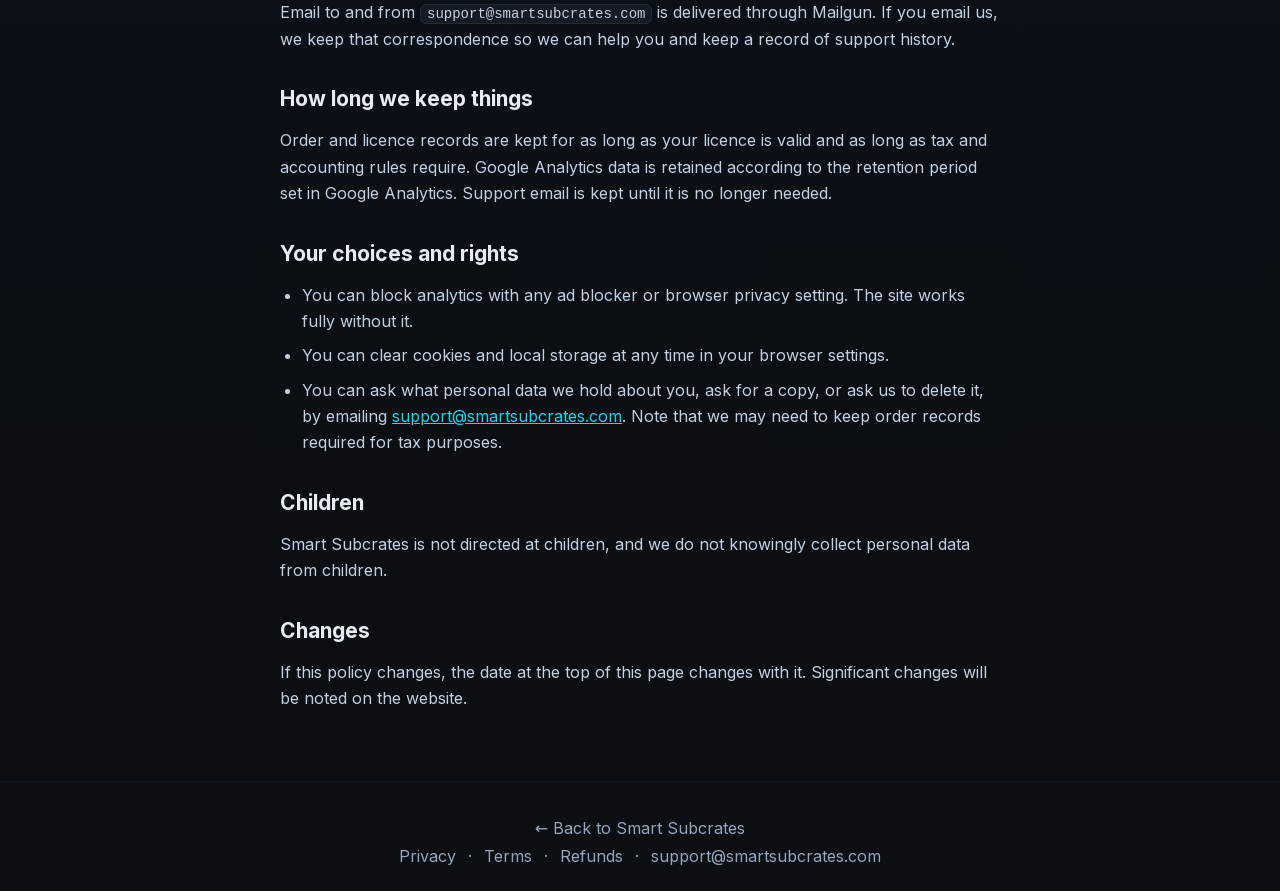
<file: privacy.html>
<!DOCTYPE html>
<html lang="en">
<head>
  <meta charset="UTF-8" />
  <meta name="viewport" content="width=device-width, initial-scale=1" />
  <title>Privacy Policy — Smart Subcrates</title>
  <meta name="description" content="What Smart Subcrates collects, what it does not, and how your music stays on your own computer." />
  <link rel="canonical" href="https://www.smartsubcrates.com/privacy.html" />
  <meta name="robots" content="index, follow" />
  <link rel="preload" href="/assets/fonts/inter-latin.woff2" as="font" type="font/woff2" crossorigin>
  <link rel="icon" href="/assets/app_icon_256.png" />
  <link rel="apple-touch-icon" href="/assets/app_icon_256.png" />
  <link rel="stylesheet" href="style.css?v=8" />
  <!-- Google tag (gtag.js) -->
  <script async src="https://www.googletagmanager.com/gtag/js?id=G-19CRBSC4E8"></script>
  <script>
    window.dataLayer = window.dataLayer || [];
    function gtag(){dataLayer.push(arguments);}
    gtag('js', new Date());
    gtag('config', 'G-19CRBSC4E8');
  </script>
  <script defer src="script.js?v=8"></script>
</head>
<body>
  <header class="hero">
    <div class="container inner">
      <a href="/" style="display:flex;gap:12px;align-items:center">
        <img src="/assets/app_icon_256.png" alt="Smart Subcrates icon" width="40" height="40" style="border-radius:8px"/>
        <strong>Smart Subcrates</strong>
      </a>
      <nav>
        <select id="language-dropdown" class="lang" aria-label="Language" onchange="switchLanguage(this.value)">
          <option value="en">&#127482;&#127480; English</option>
          <option value="es">&#127466;&#127464; Espa&ntilde;ol</option>
        </select>
      </nav>
    </div>
  </header>
  <main>
    <section>
      <div class="container legal">
<div data-lang="en">

<h1>Privacy Policy</h1>
<p class="muted">Last updated: 6 October 2026</p>

<p>Smart Subcrates is a desktop application for Serato DJ, operated by Jorge Calle in the United States.
This policy explains what information is collected, why, and what is not collected. Questions go to
<a href="mailto:support@smartsubcrates.com">support@smartsubcrates.com</a>.</p>

<h2>The short version</h2>
<p><strong>Your music never leaves your computer.</strong> Smart Subcrates reads your music folders and writes
<code>.crate</code> files for Serato on your own machine. It does not upload your tracks, your file names, your
folder structure or your library to us or to anyone else.</p>

<h2>What this website collects</h2>
<ul>
  <li><strong>Google Analytics 4.</strong> We use Google Analytics to understand how many people visit, which
  pages and links they use, and which sources send them here. It sets cookies (<code>_ga</code>, <code>_ga_*</code>)
  and records your approximate location derived from your IP address, your device and browser type, the pages you
  view, and specific actions such as clicking a Buy button, playing the demo video, joining the Windows waitlist,
  or switching language. We do not send Google your name or email address.</li>
  <li><strong>Language preference.</strong> Your chosen language is stored in your browser's local storage under
  <code>ssc_lang</code>. It stays on your device and is never sent to us.</li>
  <li><strong>Hosting.</strong> The site is hosted on GitHub Pages, which may log requests, including IP addresses,
  as part of operating its service.</li>
  <li><strong>Fonts.</strong> Typefaces are served from this website, not from a third party, so no font provider
  sees your visit.</li>
  <li><strong>YouTube.</strong> The demo video does <em>not</em> load until you click play. Until you do, YouTube
  receives nothing. Once you click, YouTube and Google receive your request and may set their own cookies.</li>
</ul>

<h2>What we collect when you buy</h2>
<p>Payments are handled by <strong>Lemon Squeezy</strong>, which acts as the merchant of record. They collect your
name, email address, billing address and payment details, and they handle tax. <strong>Your card details never
reach our servers.</strong> We receive your name, email address and order details so we can issue your licence and
provide support. Lemon Squeezy's own privacy policy governs what they do with that data.</p>

<h2>What the app sends</h2>
<p>The desktop application makes two kinds of network requests, and no others:</p>
<ul>
  <li><strong>Licence activation and validation.</strong> When you enter your licence key, and periodically
  afterwards, the app sends your licence key and an instance name to our licence server, which checks it against
  Lemon Squeezy. The instance name is currently your computer's user account name, which is used to tie the licence
  to one machine.</li>
  <li><strong>Update checks.</strong> The app fetches a small file from this website to see whether a newer version
  exists. This reveals your IP address to the web host, as any web request does. No information about you or your
  library is sent with it.</li>
</ul>
<p>Your licence key is stored locally in the app's settings file on your own computer.</p>

<h2>Email</h2>
<p>Email to and from <code>support@smartsubcrates.com</code> is delivered through Mailgun. If you email us, we keep
that correspondence so we can help you and keep a record of support history.</p>

<h2>How long we keep things</h2>
<p>Order and licence records are kept for as long as your licence is valid and as long as tax and accounting rules
require. Google Analytics data is retained according to the retention period set in Google Analytics. Support
email is kept until it is no longer needed.</p>

<h2>Your choices and rights</h2>
<ul>
  <li>You can block analytics with any ad blocker or browser privacy setting. The site works fully without it.</li>
  <li>You can clear cookies and local storage at any time in your browser settings.</li>
  <li>You can ask what personal data we hold about you, ask for a copy, or ask us to delete it, by emailing
  <a href="mailto:support@smartsubcrates.com">support@smartsubcrates.com</a>. Note that we may need to keep order
  records required for tax purposes.</li>
</ul>

<h2>Children</h2>
<p>Smart Subcrates is not directed at children, and we do not knowingly collect personal data from children.</p>

<h2>Changes</h2>
<p>If this policy changes, the date at the top of this page changes with it. Significant changes will be noted on
the website.</p>

</div>
<div data-lang="es" style="display:none">

<h1>Pol&iacute;tica de Privacidad</h1>
<p class="muted">Última actualización: 6 de octubre de 2026</p>

<p>Smart Subcrates es una aplicaci&oacute;n de escritorio para Serato DJ, operada por Jorge Calle en los Estados
Unidos. Esta pol&iacute;tica explica qu&eacute; informaci&oacute;n se recopila, por qu&eacute;, y qu&eacute; no se
recopila. Si tienes preguntas, escribe a
<a href="mailto:support@smartsubcrates.com">support@smartsubcrates.com</a>.</p>

<h2>Resumen</h2>
<p><strong>Tu m&uacute;sica nunca sale de tu computador.</strong> Smart Subcrates lee tus carpetas de m&uacute;sica y
crea archivos <code>.crate</code> para Serato en tu propia m&aacute;quina. No sube tus canciones, ni los nombres de
tus archivos, ni la estructura de tus carpetas, ni tu librer&iacute;a.</p>

<h2>Qu&eacute; recopila este sitio web</h2>
<ul>
  <li><strong>Google Analytics 4.</strong> Usamos Google Analytics para saber cu&aacute;ntas personas nos visitan,
  qu&eacute; p&aacute;ginas usan y de d&oacute;nde vienen. Instala cookies (<code>_ga</code>, <code>_ga_*</code>) y
  registra tu ubicaci&oacute;n aproximada derivada de tu direcci&oacute;n IP, tu dispositivo y navegador, las
  p&aacute;ginas que ves y acciones concretas como hacer clic en Comprar, reproducir el video, unirte a la lista de
  Windows o cambiar de idioma. No enviamos a Google tu nombre ni tu correo.</li>
  <li><strong>Preferencia de idioma.</strong> Tu idioma se guarda en el almacenamiento local de tu navegador bajo
  <code>ssc_lang</code>. Permanece en tu dispositivo y nunca se nos env&iacute;a.</li>
  <li><strong>Alojamiento.</strong> El sitio est&aacute; alojado en GitHub Pages, que puede registrar solicitudes,
  incluidas direcciones IP, como parte de su servicio.</li>
  <li><strong>Tipograf&iacute;as.</strong> Las fuentes se sirven desde este mismo sitio, no desde un tercero, por lo
  que ning&uacute;n proveedor de fuentes ve tu visita.</li>
  <li><strong>YouTube.</strong> El video de demostraci&oacute;n <em>no</em> se carga hasta que haces clic en
  reproducir. Hasta entonces, YouTube no recibe nada. Al hacer clic, YouTube y Google reciben tu solicitud y pueden
  instalar sus propias cookies.</li>
</ul>

<h2>Qu&eacute; recopilamos cuando compras</h2>
<p>Los pagos los gestiona <strong>Lemon Squeezy</strong>, que act&uacute;a como comerciante registrado. Ellos
recopilan tu nombre, correo, direcci&oacute;n de facturaci&oacute;n y datos de pago, y gestionan los impuestos.
<strong>Los datos de tu tarjeta nunca llegan a nuestros servidores.</strong> Nosotros recibimos tu nombre, correo y
los detalles del pedido para emitir tu licencia y darte soporte. La pol&iacute;tica de privacidad de Lemon Squeezy
rige lo que ellos hacen con esos datos.</p>

<h2>Qu&eacute; env&iacute;a la aplicaci&oacute;n</h2>
<p>La aplicaci&oacute;n hace dos tipos de solicitudes de red, y ninguna otra:</p>
<ul>
  <li><strong>Activaci&oacute;n y validaci&oacute;n de licencia.</strong> Cuando ingresas tu licencia, y
  peri&oacute;dicamente despu&eacute;s, la app env&iacute;a tu clave de licencia y un nombre de instancia a nuestro
  servidor de licencias, que la verifica con Lemon Squeezy. El nombre de instancia es actualmente el nombre de
  usuario de tu computador, y sirve para vincular la licencia a una sola m&aacute;quina.</li>
  <li><strong>Comprobaci&oacute;n de actualizaciones.</strong> La app descarga un archivo peque&ntilde;o de este
  sitio para ver si existe una versi&oacute;n nueva. Esto revela tu direcci&oacute;n IP al servidor, como cualquier
  solicitud web. No se env&iacute;a ninguna informaci&oacute;n sobre ti ni sobre tu librer&iacute;a.</li>
</ul>
<p>Tu clave de licencia se guarda localmente en el archivo de configuraci&oacute;n de la app, en tu computador.</p>

<h2>Correo electr&oacute;nico</h2>
<p>El correo hacia y desde <code>support@smartsubcrates.com</code> se entrega a trav&eacute;s de Mailgun. Si nos
escribes, conservamos esa correspondencia para poder ayudarte y mantener un historial de soporte.</p>

<h2>Cu&aacute;nto tiempo guardamos los datos</h2>
<p>Los registros de pedidos y licencias se conservan mientras tu licencia sea v&aacute;lida y mientras lo exijan las
normas fiscales y contables. Los datos de Google Analytics se conservan seg&uacute;n el per&iacute;odo configurado
en Google Analytics. El correo de soporte se conserva hasta que deja de ser necesario.</p>

<h2>Tus opciones y derechos</h2>
<ul>
  <li>Puedes bloquear la anal&iacute;tica con cualquier bloqueador de anuncios o ajuste de privacidad del navegador.
  El sitio funciona completamente sin ella.</li>
  <li>Puedes borrar cookies y almacenamiento local cuando quieras desde tu navegador.</li>
  <li>Puedes pedir qu&eacute; datos personales tenemos sobre ti, solicitar una copia o pedir que los eliminemos,
  escribiendo a <a href="mailto:support@smartsubcrates.com">support@smartsubcrates.com</a>. Ten en cuenta que
  podemos necesitar conservar registros de pedidos exigidos por normas fiscales.</li>
</ul>

<h2>Menores</h2>
<p>Smart Subcrates no est&aacute; dirigido a ni&ntilde;os y no recopilamos a sabiendas datos personales de
ni&ntilde;os.</p>

<h2>Cambios</h2>
<p>Si esta pol&iacute;tica cambia, cambiar&aacute; tambi&eacute;n la fecha al inicio de esta p&aacute;gina. Los
cambios importantes se anunciar&aacute;n en el sitio web.</p>

</div>
      </div>
    </section>
  </main>
  <footer>
    <div class="container">
      <div class="foot-row">
        <a href="/">&#8592; <span data-lang="en">Back to Smart Subcrates</span><span data-lang="es" style="display:none">Volver a Smart Subcrates</span></a>
      </div>
      <div class="foot-row">
        <a href="/privacy.html"><span data-lang="en">Privacy</span><span data-lang="es" style="display:none">Privacidad</span></a>
        <span>&middot;</span>
        <a href="/terms.html"><span data-lang="en">Terms</span><span data-lang="es" style="display:none">T&eacute;rminos</span></a>
        <span>&middot;</span>
        <a href="/refund.html"><span data-lang="en">Refunds</span><span data-lang="es" style="display:none">Reembolsos</span></a>
        <span>&middot;</span>
        <a href="mailto:support@smartsubcrates.com">support@smartsubcrates.com</a>
      </div>
    </div>
  </footer>
</body>
</html>
</file>
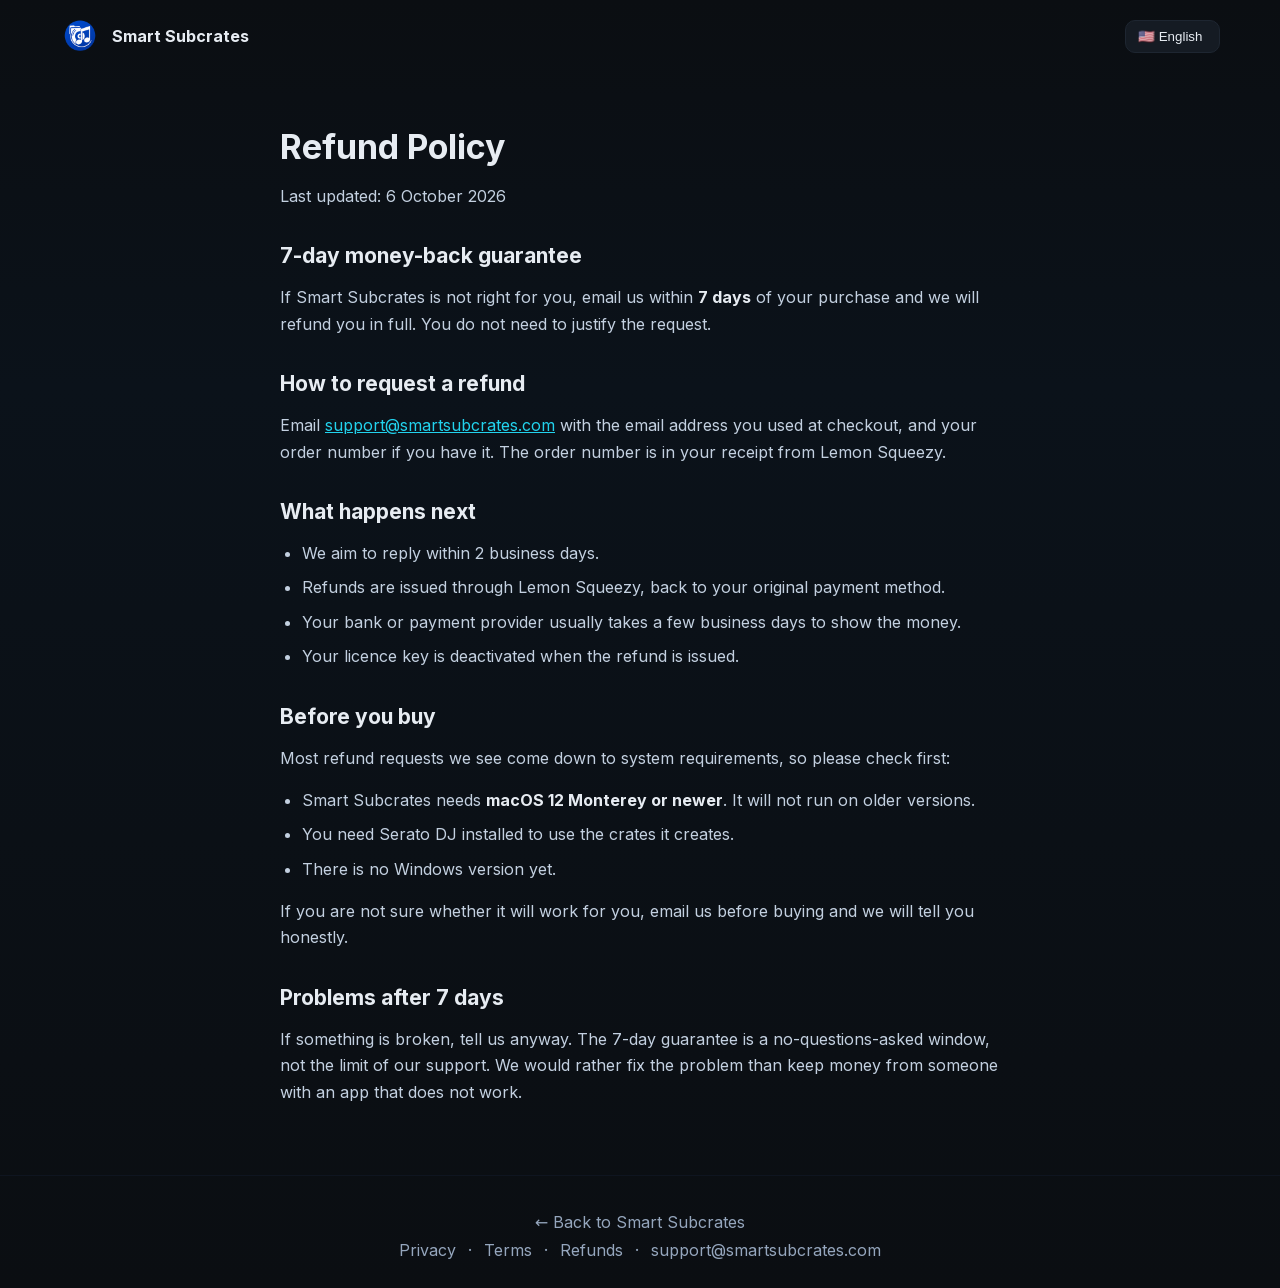
<file: refund.html>
<!DOCTYPE html>
<html lang="en">
<head>
  <meta charset="UTF-8" />
  <meta name="viewport" content="width=device-width, initial-scale=1" />
  <title>Refund Policy — Smart Subcrates</title>
  <meta name="description" content="7-day money-back guarantee on Smart Subcrates, how to request a refund, and what to check before buying." />
  <link rel="canonical" href="https://www.smartsubcrates.com/refund.html" />
  <meta name="robots" content="index, follow" />
  <link rel="preload" href="/assets/fonts/inter-latin.woff2" as="font" type="font/woff2" crossorigin>
  <link rel="icon" href="/assets/app_icon_256.png" />
  <link rel="apple-touch-icon" href="/assets/app_icon_256.png" />
  <link rel="stylesheet" href="style.css?v=8" />
  <!-- Google tag (gtag.js) -->
  <script async src="https://www.googletagmanager.com/gtag/js?id=G-19CRBSC4E8"></script>
  <script>
    window.dataLayer = window.dataLayer || [];
    function gtag(){dataLayer.push(arguments);}
    gtag('js', new Date());
    gtag('config', 'G-19CRBSC4E8');
  </script>
  <script defer src="script.js?v=8"></script>
</head>
<body>
  <header class="hero">
    <div class="container inner">
      <a href="/" style="display:flex;gap:12px;align-items:center">
        <img src="/assets/app_icon_256.png" alt="Smart Subcrates icon" width="40" height="40" style="border-radius:8px"/>
        <strong>Smart Subcrates</strong>
      </a>
      <nav>
        <select id="language-dropdown" class="lang" aria-label="Language" onchange="switchLanguage(this.value)">
          <option value="en">&#127482;&#127480; English</option>
          <option value="es">&#127466;&#127464; Espa&ntilde;ol</option>
        </select>
      </nav>
    </div>
  </header>
  <main>
    <section>
      <div class="container legal">
<div data-lang="en">

<h1>Refund Policy</h1>
<p class="muted">Last updated: 6 October 2026</p>

<h2>7-day money-back guarantee</h2>
<p>If Smart Subcrates is not right for you, email us within <strong>7 days</strong> of your purchase and we will
refund you in full. You do not need to justify the request.</p>

<h2>How to request a refund</h2>
<p>Email <a href="mailto:support@smartsubcrates.com">support@smartsubcrates.com</a> with the email address you used
at checkout, and your order number if you have it. The order number is in your receipt from Lemon Squeezy.</p>

<h2>What happens next</h2>
<ul>
  <li>We aim to reply within 2 business days.</li>
  <li>Refunds are issued through Lemon Squeezy, back to your original payment method.</li>
  <li>Your bank or payment provider usually takes a few business days to show the money.</li>
  <li>Your licence key is deactivated when the refund is issued.</li>
</ul>

<h2>Before you buy</h2>
<p>Most refund requests we see come down to system requirements, so please check first:</p>
<ul>
  <li>Smart Subcrates needs <strong>macOS 12 Monterey or newer</strong>. It will not run on older versions.</li>
  <li>You need Serato DJ installed to use the crates it creates.</li>
  <li>There is no Windows version yet.</li>
</ul>
<p>If you are not sure whether it will work for you, email us before buying and we will tell you honestly.</p>

<h2>Problems after 7 days</h2>
<p>If something is broken, tell us anyway. The 7-day guarantee is a no-questions-asked window, not the limit of our
support. We would rather fix the problem than keep money from someone with an app that does not work.</p>

</div>
<div data-lang="es" style="display:none">

<h1>Pol&iacute;tica de Reembolsos</h1>
<p class="muted">Última actualización: 6 de octubre de 2026</p>

<h2>Garant&iacute;a de devoluci&oacute;n de 7 d&iacute;as</h2>
<p>Si Smart Subcrates no es para ti, escr&iacute;benos dentro de los <strong>7 d&iacute;as</strong> siguientes a tu
compra y te devolvemos el dinero completo. No necesitas justificar la solicitud.</p>

<h2>C&oacute;mo solicitar un reembolso</h2>
<p>Escribe a <a href="mailto:support@smartsubcrates.com">support@smartsubcrates.com</a> desde el correo que usaste
al comprar, e incluye tu n&uacute;mero de pedido si lo tienes. El n&uacute;mero de pedido est&aacute; en tu recibo
de Lemon Squeezy.</p>

<h2>Qu&eacute; sucede despu&eacute;s</h2>
<ul>
  <li>Buscamos responder en un plazo de 2 d&iacute;as h&aacute;biles.</li>
  <li>Los reembolsos se emiten a trav&eacute;s de Lemon Squeezy, al mismo m&eacute;todo de pago que usaste.</li>
  <li>Tu banco o proveedor de pago suele tardar unos d&iacute;as h&aacute;biles en reflejar el dinero.</li>
  <li>Tu clave de licencia se desactiva al emitirse el reembolso.</li>
</ul>

<h2>Antes de comprar</h2>
<p>La mayor&iacute;a de los reembolsos que vemos son por requisitos del sistema, as&iacute; que por favor
verifica:</p>
<ul>
  <li>Smart Subcrates necesita <strong>macOS 12 Monterey o posterior</strong>. No funciona en versiones
  anteriores.</li>
  <li>Necesitas Serato DJ instalado para usar los crates que crea.</li>
  <li>A&uacute;n no hay versi&oacute;n para Windows.</li>
</ul>
<p>Si no est&aacute;s seguro de que te sirva, escr&iacute;benos antes de comprar y te lo decimos con
honestidad.</p>

<h2>Problemas despu&eacute;s de 7 d&iacute;as</h2>
<p>Si algo no funciona, cu&eacute;ntanos igual. La garant&iacute;a de 7 d&iacute;as es una ventana sin preguntas, no
el l&iacute;mite de nuestro soporte. Preferimos resolver el problema antes que quedarnos con el dinero de alguien
cuya app no funciona.</p>

</div>
      </div>
    </section>
  </main>
  <footer>
    <div class="container">
      <div class="foot-row">
        <a href="/">&#8592; <span data-lang="en">Back to Smart Subcrates</span><span data-lang="es" style="display:none">Volver a Smart Subcrates</span></a>
      </div>
      <div class="foot-row">
        <a href="/privacy.html"><span data-lang="en">Privacy</span><span data-lang="es" style="display:none">Privacidad</span></a>
        <span>&middot;</span>
        <a href="/terms.html"><span data-lang="en">Terms</span><span data-lang="es" style="display:none">T&eacute;rminos</span></a>
        <span>&middot;</span>
        <a href="/refund.html"><span data-lang="en">Refunds</span><span data-lang="es" style="display:none">Reembolsos</span></a>
        <span>&middot;</span>
        <a href="mailto:support@smartsubcrates.com">support@smartsubcrates.com</a>
      </div>
    </div>
  </footer>
</body>
</html>
</file>
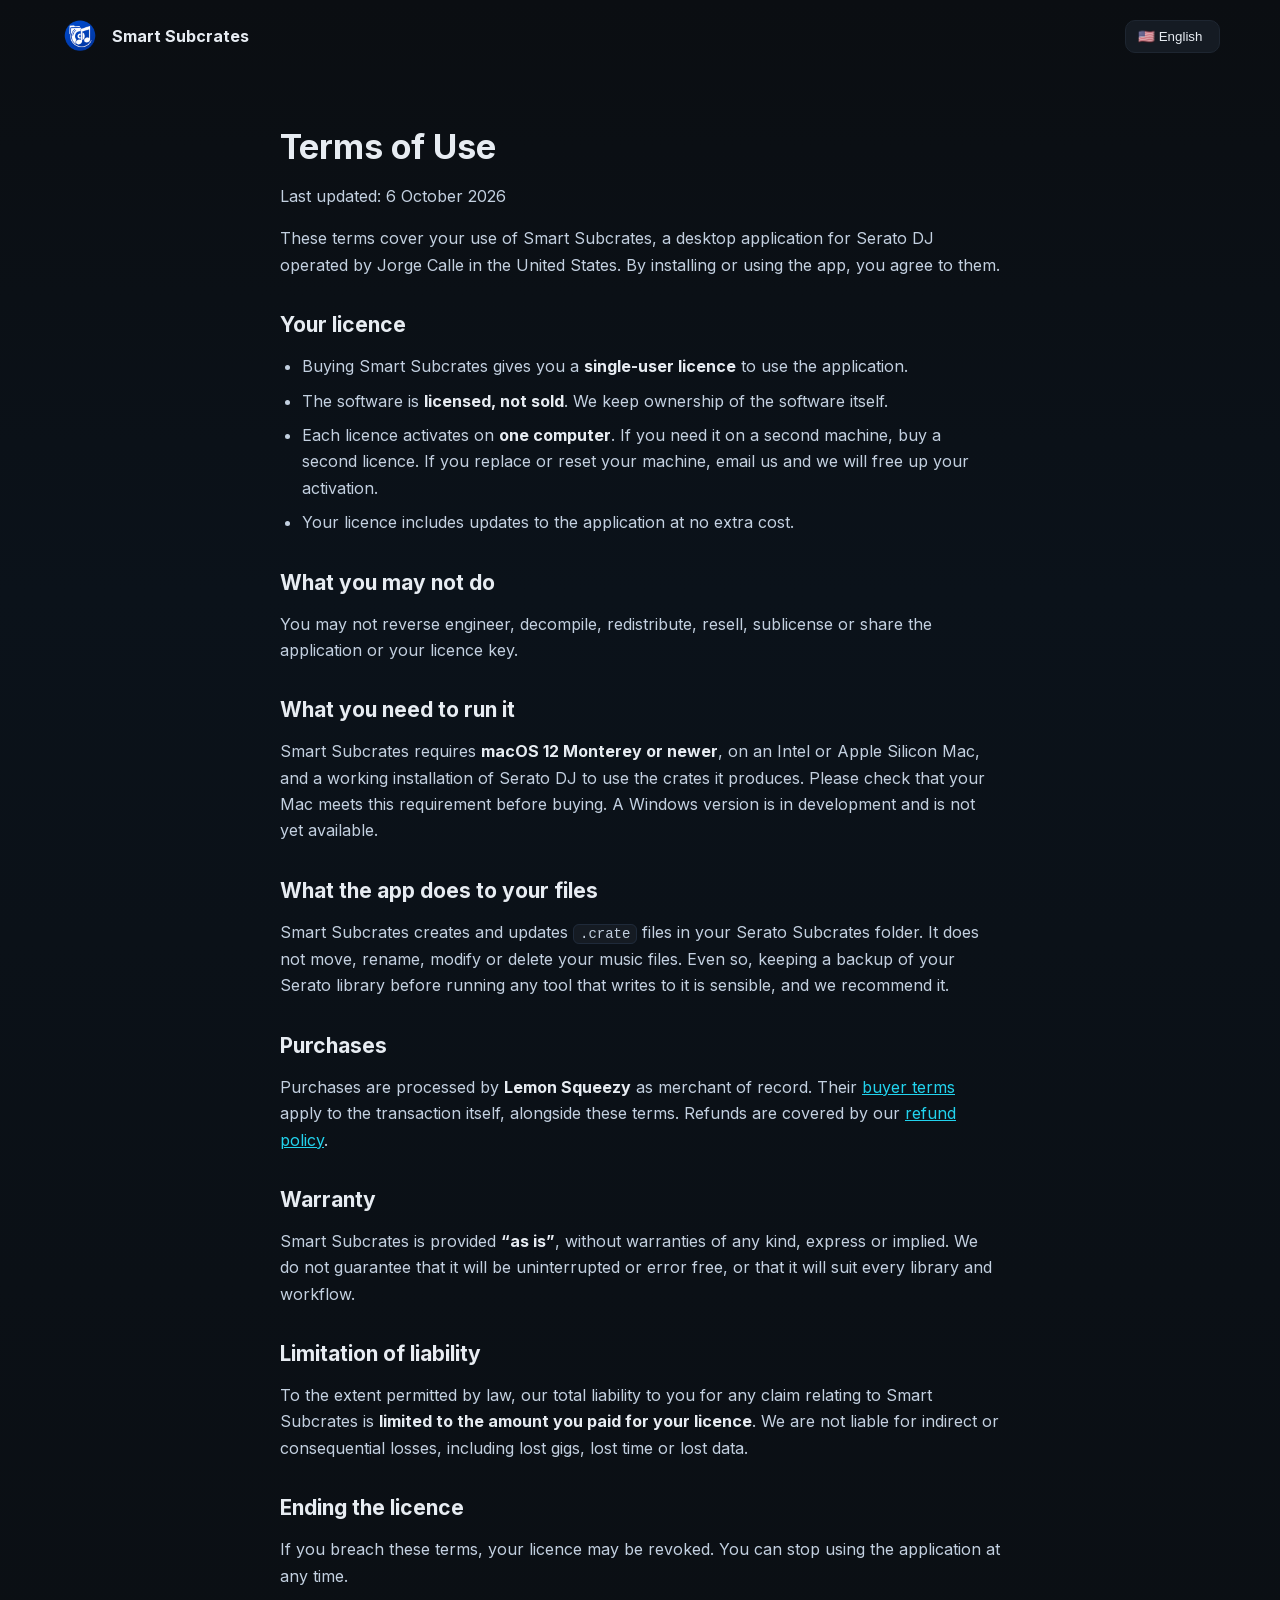
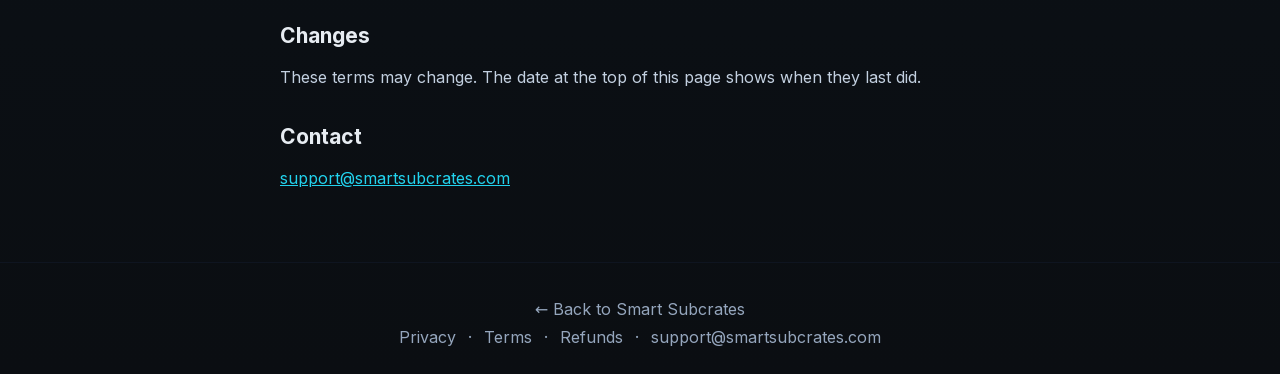
<file: terms.html>
<!DOCTYPE html>
<html lang="en">
<head>
  <meta charset="UTF-8" />
  <meta name="viewport" content="width=device-width, initial-scale=1" />
  <title>Terms of Use — Smart Subcrates</title>
  <meta name="description" content="Licence terms for Smart Subcrates: single-user licence, system requirements, warranty and liability." />
  <link rel="canonical" href="https://www.smartsubcrates.com/terms.html" />
  <meta name="robots" content="index, follow" />
  <link rel="preload" href="/assets/fonts/inter-latin.woff2" as="font" type="font/woff2" crossorigin>
  <link rel="icon" href="/assets/app_icon_256.png" />
  <link rel="apple-touch-icon" href="/assets/app_icon_256.png" />
  <link rel="stylesheet" href="style.css?v=8" />
  <!-- Google tag (gtag.js) -->
  <script async src="https://www.googletagmanager.com/gtag/js?id=G-19CRBSC4E8"></script>
  <script>
    window.dataLayer = window.dataLayer || [];
    function gtag(){dataLayer.push(arguments);}
    gtag('js', new Date());
    gtag('config', 'G-19CRBSC4E8');
  </script>
  <script defer src="script.js?v=8"></script>
</head>
<body>
  <header class="hero">
    <div class="container inner">
      <a href="/" style="display:flex;gap:12px;align-items:center">
        <img src="/assets/app_icon_256.png" alt="Smart Subcrates icon" width="40" height="40" style="border-radius:8px"/>
        <strong>Smart Subcrates</strong>
      </a>
      <nav>
        <select id="language-dropdown" class="lang" aria-label="Language" onchange="switchLanguage(this.value)">
          <option value="en">&#127482;&#127480; English</option>
          <option value="es">&#127466;&#127464; Espa&ntilde;ol</option>
        </select>
      </nav>
    </div>
  </header>
  <main>
    <section>
      <div class="container legal">
<div data-lang="en">

<h1>Terms of Use</h1>
<p class="muted">Last updated: 6 October 2026</p>

<p>These terms cover your use of Smart Subcrates, a desktop application for Serato DJ operated by Jorge Calle in the
United States. By installing or using the app, you agree to them.</p>

<h2>Your licence</h2>
<ul>
  <li>Buying Smart Subcrates gives you a <strong>single-user licence</strong> to use the application.</li>
  <li>The software is <strong>licensed, not sold</strong>. We keep ownership of the software itself.</li>
  <li>Each licence activates on <strong>one computer</strong>. If you need it on a second machine, buy a second
  licence. If you replace or reset your machine, email us and we will free up your activation.</li>
  <li>Your licence includes updates to the application at no extra cost.</li>
</ul>

<h2>What you may not do</h2>
<p>You may not reverse engineer, decompile, redistribute, resell, sublicense or share the application or your
licence key.</p>

<h2>What you need to run it</h2>
<p>Smart Subcrates requires <strong>macOS 12 Monterey or newer</strong>, on an Intel or Apple Silicon Mac, and a
working installation of Serato DJ to use the crates it produces. Please check that your Mac meets this requirement
before buying. A Windows version is in development and is not yet available.</p>

<h2>What the app does to your files</h2>
<p>Smart Subcrates creates and updates <code>.crate</code> files in your Serato Subcrates folder. It does not move,
rename, modify or delete your music files. Even so, keeping a backup of your Serato library before running any tool
that writes to it is sensible, and we recommend it.</p>

<h2>Purchases</h2>
<p>Purchases are processed by <strong>Lemon Squeezy</strong> as merchant of record. Their
<a href="https://www.lemonsqueezy.com/buyer-terms" rel="noopener">buyer terms</a> apply to the transaction itself,
alongside these terms. Refunds are covered by our <a href="/refund.html">refund policy</a>.</p>

<h2>Warranty</h2>
<p>Smart Subcrates is provided <strong>&ldquo;as is&rdquo;</strong>, without warranties of any kind, express or
implied. We do not guarantee that it will be uninterrupted or error free, or that it will suit every library and
workflow.</p>

<h2>Limitation of liability</h2>
<p>To the extent permitted by law, our total liability to you for any claim relating to Smart Subcrates is
<strong>limited to the amount you paid for your licence</strong>. We are not liable for indirect or consequential
losses, including lost gigs, lost time or lost data.</p>

<h2>Ending the licence</h2>
<p>If you breach these terms, your licence may be revoked. You can stop using the application at any time.</p>

<h2>Changes</h2>
<p>These terms may change. The date at the top of this page shows when they last did.</p>

<h2>Contact</h2>
<p><a href="mailto:support@smartsubcrates.com">support@smartsubcrates.com</a></p>

</div>
<div data-lang="es" style="display:none">

<h1>T&eacute;rminos de Uso</h1>
<p class="muted">Última actualización: 6 de octubre de 2026</p>

<p>Estos t&eacute;rminos cubren tu uso de Smart Subcrates, una aplicaci&oacute;n de escritorio para Serato DJ
operada por Jorge Calle en los Estados Unidos. Al instalar o usar la aplicaci&oacute;n, los aceptas.</p>

<h2>Tu licencia</h2>
<ul>
  <li>Comprar Smart Subcrates te da una <strong>licencia de un solo usuario</strong> para usar la
  aplicaci&oacute;n.</li>
  <li>El software se <strong>licencia, no se vende</strong>. Conservamos la propiedad del software.</li>
  <li>Cada licencia se activa en <strong>un computador</strong>. Si la necesitas en una segunda m&aacute;quina,
  compra una segunda licencia. Si cambias o reinstalas tu m&aacute;quina, escr&iacute;benos y liberamos tu
  activaci&oacute;n.</li>
  <li>Tu licencia incluye las actualizaciones de la aplicaci&oacute;n sin costo adicional.</li>
</ul>

<h2>Lo que no puedes hacer</h2>
<p>No puedes aplicar ingenier&iacute;a inversa, descompilar, redistribuir, revender, sublicenciar ni compartir la
aplicaci&oacute;n ni tu clave de licencia.</p>

<h2>Qu&eacute; necesitas para usarla</h2>
<p>Smart Subcrates requiere <strong>macOS 12 Monterey o posterior</strong>, en un Mac Intel o Apple Silicon, y una
instalaci&oacute;n de Serato DJ para usar los crates que genera. Por favor verifica que tu Mac cumple este requisito
antes de comprar. La versi&oacute;n para Windows est&aacute; en desarrollo y a&uacute;n no est&aacute;
disponible.</p>

<h2>Qu&eacute; hace la app con tus archivos</h2>
<p>Smart Subcrates crea y actualiza archivos <code>.crate</code> en tu carpeta de Subcrates de Serato. No mueve,
renombra, modifica ni elimina tus archivos de m&uacute;sica. Aun as&iacute;, es sensato mantener una copia de
seguridad de tu librer&iacute;a de Serato antes de usar cualquier herramienta que escriba en ella, y lo
recomendamos.</p>

<h2>Compras</h2>
<p>Las compras las procesa <strong>Lemon Squeezy</strong> como comerciante registrado. Sus
<a href="https://www.lemonsqueezy.com/buyer-terms" rel="noopener">t&eacute;rminos de comprador</a> aplican a la
transacci&oacute;n, junto con estos t&eacute;rminos. Los reembolsos se rigen por nuestra
<a href="/refund.html">pol&iacute;tica de reembolsos</a>.</p>

<h2>Garant&iacute;a</h2>
<p>Smart Subcrates se entrega <strong>&ldquo;tal cual&rdquo;</strong>, sin garant&iacute;as de ning&uacute;n tipo,
expresas o impl&iacute;citas. No garantizamos que funcione sin interrupciones ni errores, ni que se adapte a toda
librer&iacute;a o flujo de trabajo.</p>

<h2>Limitaci&oacute;n de responsabilidad</h2>
<p>En la medida permitida por la ley, nuestra responsabilidad total ante ti por cualquier reclamo relacionado con
Smart Subcrates se <strong>limita al monto que pagaste por tu licencia</strong>. No somos responsables de
p&eacute;rdidas indirectas o derivadas, incluidas presentaciones perdidas, tiempo perdido o datos perdidos.</p>

<h2>Fin de la licencia</h2>
<p>Si incumples estos t&eacute;rminos, tu licencia puede ser revocada. Puedes dejar de usar la aplicaci&oacute;n
cuando quieras.</p>

<h2>Cambios</h2>
<p>Estos t&eacute;rminos pueden cambiar. La fecha al inicio de esta p&aacute;gina indica cu&aacute;ndo cambiaron por
&uacute;ltima vez.</p>

<h2>Contacto</h2>
<p><a href="mailto:support@smartsubcrates.com">support@smartsubcrates.com</a></p>

</div>
      </div>
    </section>
  </main>
  <footer>
    <div class="container">
      <div class="foot-row">
        <a href="/">&#8592; <span data-lang="en">Back to Smart Subcrates</span><span data-lang="es" style="display:none">Volver a Smart Subcrates</span></a>
      </div>
      <div class="foot-row">
        <a href="/privacy.html"><span data-lang="en">Privacy</span><span data-lang="es" style="display:none">Privacidad</span></a>
        <span>&middot;</span>
        <a href="/terms.html"><span data-lang="en">Terms</span><span data-lang="es" style="display:none">T&eacute;rminos</span></a>
        <span>&middot;</span>
        <a href="/refund.html"><span data-lang="en">Refunds</span><span data-lang="es" style="display:none">Reembolsos</span></a>
        <span>&middot;</span>
        <a href="mailto:support@smartsubcrates.com">support@smartsubcrates.com</a>
      </div>
    </div>
  </footer>
</body>
</html>
</file>
<file: style.css>
@font-face {
  font-family: 'Inter';
  font-style: normal;
  font-weight: 400 700;
  font-display: swap;
  src: url('/assets/fonts/inter-latin-ext.woff2') format('woff2');
  unicode-range: U+0100-02BA, U+02BD-02C5, U+02C7-02CC, U+02CE-02D7, U+02DD-02FF, U+0304, U+0308, U+0329, U+1D00-1DBF, U+1E00-1E9F, U+1EF2-1EFF, U+2020, U+20A0-20AB, U+20AD-20C4, U+2113, U+2C60-2C7F, U+A720-A7FF;
}
@font-face {
  font-family: 'Inter';
  font-style: normal;
  font-weight: 400 700;
  font-display: swap;
  src: url('/assets/fonts/inter-latin.woff2') format('woff2');
  unicode-range: U+0000-00FF, U+0131, U+0152-0153, U+02BB-02BC, U+02C6, U+02DA, U+02DC, U+0304, U+0308, U+0329, U+2000-206F, U+20AC, U+2122, U+2191, U+2193, U+2212, U+2215, U+FEFF, U+FFFD;
}

:root {
  --bg: #0b0e12;
  --panel: #10151b;
  --soft: #151b23;
  --text: #e7ecf2;
  --muted: #9fb0c7;
  --brand: #3b82f6;
  --brand-2: #22d3ee;
  --ok: #22c55e;
  --warning: #f59e0b;
  --radius: 16px;
  --shadow: 0 10px 30px rgba(0, 0, 0, 0.25);
  --maxw: 1200px;
}
* {
  box-sizing: border-box;
}
html,
body {
  margin: 0;
  padding: 0;
  font-family: Inter, system-ui, -apple-system, Segoe UI, Roboto, Ubuntu,
    "Helvetica Neue", Arial, "Apple Color Emoji", "Segoe UI Emoji";
  background: linear-gradient(180deg, var(--bg), #0b121a 30%, #0b0e12);
  color: var(--text);
}
a {
  color: inherit;
  text-decoration: none;
}
.container {
  width: 100%;
  max-width: var(--maxw);
  margin: 0 auto;
  padding: 0 20px;
}

header.hero {
  position: relative;
  overflow: hidden;
}
header .inner {
  display: flex;
  align-items: center;
  justify-content: space-between;
  padding: 16px 20px;
}
nav {
  display: flex;
  gap: 12px;
  align-items: center;
}
.lang {
  appearance: none;
  background: var(--soft);
  border: 1px solid #1e2631;
  color: var(--text);
  padding: 8px 12px;
  border-radius: 10px;
}

.btn.top-cta { 
  display: none;   /* overrides .btn's display */
}

/* Show it only on desktop */
@media (min-width: 1024px) {
  .btn.top-cta { 
    display: inline-flex; 
  }
}

.btn {
  display: inline-flex;
  gap: 8px;
  align-items: center;
  background: linear-gradient(135deg, var(--brand), var(--brand-2));
  /* Near-black on the bright gradient: 5.26:1 at the blue end and 10.70:1 at
     the cyan end. White scored 3.68:1 and 1.81:1, both below the 4.5:1 AA
     minimum for this text size. */
  color: #0b0e12;
  border: none;
  padding: 14px 18px;
  border-radius: 14px;
  font-weight: 700;
  box-shadow: var(--shadow);
  transition: transform 0.08s ease;
}
.btn:hover {
  transform: translateY(-2px);
}
.btn.secondary {
  background: #1f2937;
  border: 1px solid #263141;
  /* must re-assert light text: .btn is now dark-on-bright */
  color: #fff;
}
.hero-slab {
  padding: 42px 0 56px;
  border-top: 1px solid #151b23;
  border-bottom: 1px solid #151b23;
}
.hero-grid {
  display: grid;
  gap: 28px;
  grid-template-columns: 1fr;
}
@media (min-width: 960px) {
  .hero-grid {
    grid-template-columns: 1.1fr 0.9fr;
    align-items: center;
  }
}
.title {
  font-size: 36px;
  line-height: 1.1;
  margin: 0 0 12px;
}
.subtitle {
  font-size: 18px;
  color: var(--muted);
  margin: 0 0 22px;
}
.badge.highlight {
  background: #2563eb;  /* blue highlight */
  color: #fff;
  text-decoration: none;
  font-weight: 600;
}
.badge.highlight:hover {
  background: #1d4ed8;
}
.badge-list {
  display: flex;
  flex-wrap: wrap;
  gap: 10px;
  margin: 14px 0 24px;
}
.badge {
  background: #0f1722;
  border: 1px solid #1f2a3a;
  border-radius: 999px;
  padding: 8px 12px;
  color: #cbd7e6;
  font-size: 13px;
}
.cta-group {
  display: flex;
  gap: 12px;
  flex-wrap: wrap;
}
.card {
  background: var(--panel);
  border: 1px solid #121923;
  border-radius: var(--radius);
  padding: 18px;
  box-shadow: var(--shadow);
}
.screenshot {
  width: 100%;
  border-radius: 14px;
  border: 1px solid #1c2531;
}

.carousel {
  position: relative;
  overflow: hidden;
}

.carousel-wrapper {
  position: relative;
}

.carousel img {
  display: none;
  width: 100%;
  height: 340px;        /* fixed box height */
  object-fit: contain;  /* keeps full image visible, adds padding */
  background: #000;     /* optional: black background behind smaller images */
  border-radius: 14px;
  border: 1px solid #1c2531;
}


.carousel img.active {
  display: block;
}

.carousel-controls {
  position: absolute;
  top: 50%;
  left: 0;
  right: 0;
  display: flex;
  justify-content: space-between;
  transform: translateY(-50%);
  padding: 0 10px;
}

.carousel-controls button {
  background: rgba(0,0,0,0.5);
  border: none;
  color: white;
  font-size: 24px;
  /* 44px minimum so the arrows are a comfortable touch target on phones */
  min-width: 44px;
  min-height: 44px;
  padding: 6px 12px;
  border-radius: 50%;
  cursor: pointer;
}
.carousel-controls { 
  z-index: 2; 
}
.carousel-controls button:focus-visible {
  outline: 3px solid var(--brand-2);
  outline-offset: 2px;
}
.waitlist .card { border: 1px solid #e5e7eb; border-radius: 16px; }
.waitlist .card-body { padding: 20px; }
section {
  padding: 54px 0;
  border-bottom: 1px solid #0f1520;
}
h2 {
  font-size: 28px;
  margin: 0 0 22px;
}
.grid {
  display: grid;
  gap: 16px;
}
@media (min-width: 860px) {
  .grid.cols-3 {
    grid-template-columns: repeat(3, 1fr);
  }
  .grid.cols-2 {
    grid-template-columns: repeat(2, 1fr);
  }
}
.feature {
  background: var(--panel);
  padding: 18px;
  border-radius: 14px;
  border: 1px solid #121923;
}
.feature h3 {
  margin: 6px 0 8px;
  font-size: 18px;
}
.muted {
  color: var(--muted);
}

.video-wrapper {
  position: relative;
  padding-bottom: 56.25%;
  height: 0;
  overflow: hidden;
  border-radius: 14px;
  border: 1px solid #1c2531;
}
.video-wrapper iframe {
  position: absolute;
  top: 0;
  left: 0;
  width: 100%;
  height: 100%;
  border: 0;
}

.testi {
  background: var(--panel);
  border: 1px solid #121923;
  border-radius: 14px;
  padding: 18px;
}
.testi p {
  margin: 0;
}

.pricing .container{
  max-width: 1000px;   /* tweak to taste */
  margin: 0 auto;
}

.pricing .grid.cols-2 {
  align-items: stretch;
  gap: 32px;
}

.pricing .card {
  display: flex;
  flex-direction: column;
  justify-content: space-between; /* space out top + bottom */
  padding: 24px;
}

 .pricing .card:first-child {
  text-align: center;
  align-items: center;
  max-width: 600px; 
}

.pricing .card:nth-child(2) {
  text-align: left;
  align-items: flex-start;
}

.pricing .card:first-child .btn {
  width: 100%;
  justify-content: center;
  font-size: 1.1rem;
  padding: 14px 0;
}

@media (min-width: 860px) {
  .pricing {
    grid-template-columns: 1.2fr 0.8fr;
  }
}
.price-tag {
  font-size: 42px;
  font-weight: 800;
}
.small {
  font-size: 13px;
  color: var(--muted);
}

footer {
  padding: 28px 0;
  text-align: center;
  color: #95a6bd;
}
.foot-row {
  display: flex;
  gap: 12px;
  justify-content: center;
  flex-wrap: wrap;
  margin-top: 8px;
}

.pill {
  display: inline-flex;
  gap: 8px;
  align-items: center;
  background: #0f1722;
  border: 1px solid #1f2a3a;
  border-radius: 999px;
  padding: 10px 14px;
}

/* Click-to-play video facade: avoids loading the YouTube player on page load */
.video-facade {
  position: absolute;
  inset: 0;
  width: 100%;
  height: 100%;
  padding: 0;
  border: 0;
  background: #000;
  cursor: pointer;
  display: block;
}
.video-facade img {
  width: 100%;
  height: 100%;
  object-fit: cover;
  display: block;
}
.video-facade .play {
  position: absolute;
  top: 50%;
  left: 50%;
  transform: translate(-50%, -50%);
  width: 68px;
  height: 48px;
  border-radius: 12px;
  background: rgba(0, 0, 0, 0.75);
  color: #fff;
  font-size: 20px;
  display: flex;
  align-items: center;
  justify-content: center;
  transition: background 0.15s ease;
}
.video-facade:hover .play,
.video-facade:focus-visible .play {
  background: #ff0000;
}
.video-facade:focus-visible {
  outline: 3px solid var(--brand-2);
  outline-offset: 2px;
}
.video-placeholder {
  position: absolute;
  inset: 0;
  display: flex;
  align-items: center;
  justify-content: center;
  text-align: center;
  padding: 24px;
  background: var(--soft);
  color: var(--muted);
  font-size: 15px;
  line-height: 1.5;
}
.video-placeholder a { color: var(--brand-2); text-decoration: underline; }

/* Legal pages: narrower measure for comfortable reading */
.legal {
  max-width: 760px;
}
.legal h1 {
  font-size: 34px;
  margin: 0 0 8px;
}
.legal h2 {
  font-size: 21px;
  margin: 34px 0 10px;
  color: var(--text);
}
.legal p,
.legal li {
  color: #c3d0e0;
  line-height: 1.65;
  font-size: 16px;
}
.legal ul {
  padding-left: 22px;
}
.legal li {
  margin-bottom: 8px;
}
.legal a {
  color: var(--brand-2);
  text-decoration: underline;
}
.legal code {
  background: var(--soft);
  border: 1px solid #1f2a3a;
  border-radius: 6px;
  padding: 1px 6px;
  font-size: 14px;
}
.legal strong { color: var(--text); }
</file>
